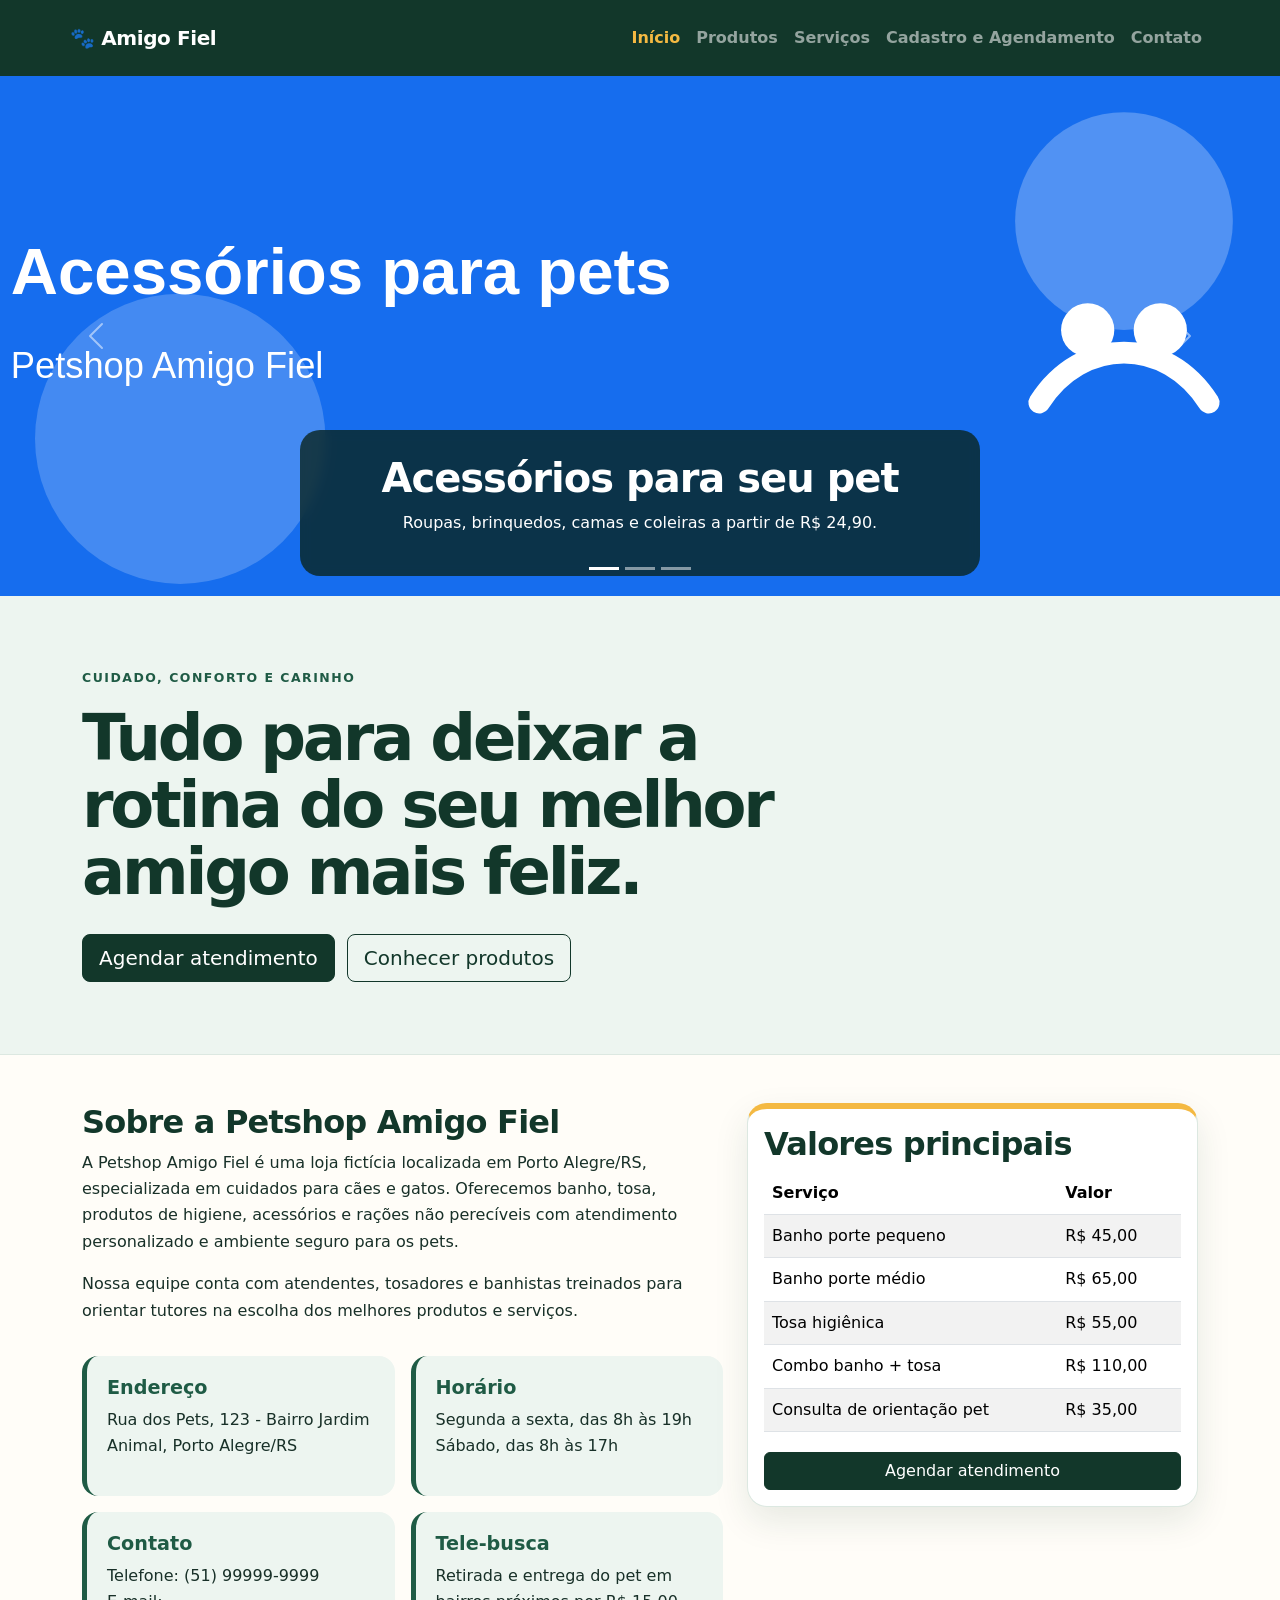
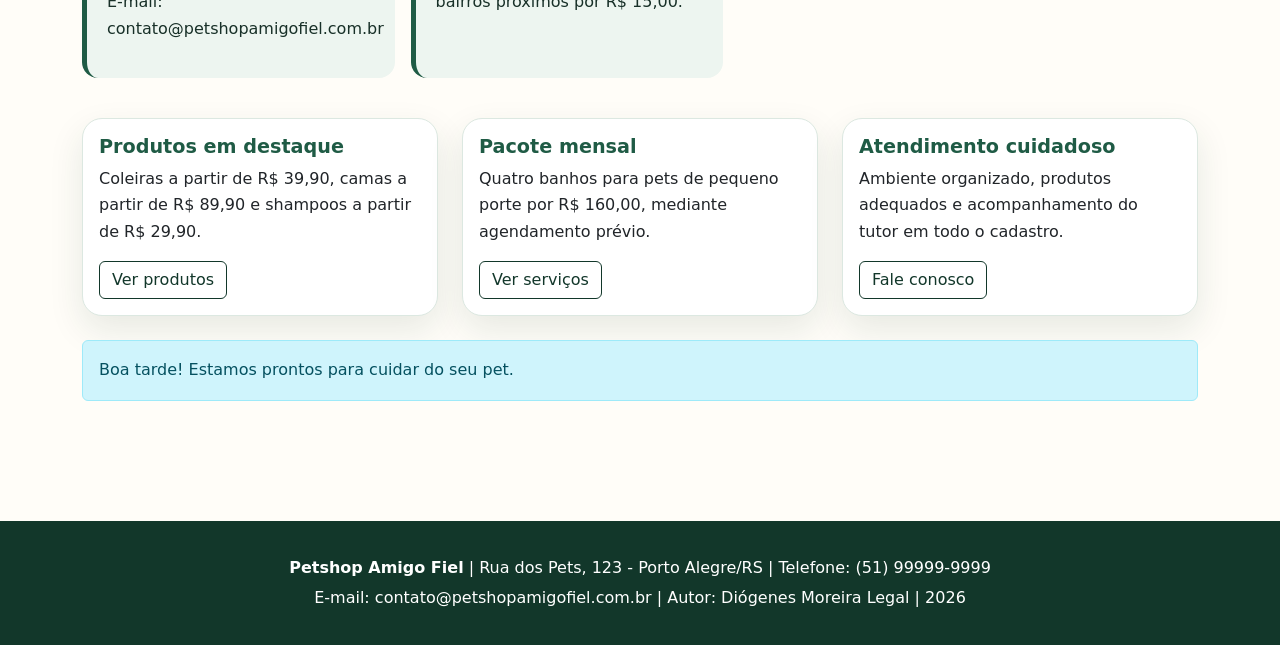
<file: index.html>
<!DOCTYPE html>
<html lang="pt-br">
<head>
  <meta charset="UTF-8">
  <meta name="viewport" content="width=device-width, initial-scale=1.0">
  <meta name="description" content="Conheça o Petshop Amigo Fiel, projeto demonstrativo com produtos, serviços e agendamento para pets.">
  <meta name="theme-color" content="#12372a">
  <title>Petshop Amigo Fiel - Início</title>
  <link href="https://cdn.jsdelivr.net/npm/bootstrap@5.3.3/dist/css/bootstrap.min.css" rel="stylesheet">
  <link rel="stylesheet" href="style.css">
</head>
<body>
  <a class="skip-link" href="#conteudo">Pular para o conteúdo</a>
  <header class="site-header text-white">
    <nav class="navbar navbar-expand-lg navbar-dark container">
      <a class="navbar-brand fw-bold" href="index.html"><span aria-hidden="true">🐾</span> Amigo Fiel</a>
      <button class="navbar-toggler" type="button" data-bs-toggle="collapse" data-bs-target="#menu" aria-label="Abrir menu de navegação">
        <span class="navbar-toggler-icon"></span>
      </button>
      <div class="collapse navbar-collapse" id="menu">
        <ul class="navbar-nav ms-auto">
          <li class="nav-item"><a class="nav-link active" href="index.html">Início</a></li>
          <li class="nav-item"><a class="nav-link" href="produtos.html">Produtos</a></li>
          <li class="nav-item"><a class="nav-link" href="servicos.html">Serviços</a></li>
          <li class="nav-item"><a class="nav-link" href="cadastro.html">Cadastro e Agendamento</a></li>
          <li class="nav-item"><a class="nav-link" href="contato.html">Contato</a></li>
        </ul>
      </div>
    </nav>
  </header>

  <main id="conteudo">
    <section id="carouselPetshop" class="carousel slide" data-bs-ride="carousel" aria-label="Carrossel de destaques do petshop">
      <div class="carousel-indicators">
        <button type="button" data-bs-target="#carouselPetshop" data-bs-slide-to="0" class="active" aria-label="Slide 1"></button>
        <button type="button" data-bs-target="#carouselPetshop" data-bs-slide-to="1" aria-label="Slide 2"></button>
        <button type="button" data-bs-target="#carouselPetshop" data-bs-slide-to="2" aria-label="Slide 3"></button>
      </div>
      <div class="carousel-inner">
        <div class="carousel-item active">
          <img src="petshop_fase2/petshop_fase2/img/banner-acessorios.svg" class="d-block w-100" alt="Cachorro usando acessórios coloridos do petshop">
          <div class="carousel-caption">
            <h1>Acessórios para seu pet</h1>
            <p>Roupas, brinquedos, camas e coleiras a partir de R$ 24,90.</p>
          </div>
        </div>
        <div class="carousel-item">
          <img src="petshop_fase2/petshop_fase2/img/banner-racoes.svg" class="d-block w-100" alt="Pacotes de ração não perecível para cães e gatos">
          <div class="carousel-caption">
            <h1>Rações selecionadas</h1>
            <p>Opções para cães e gatos com preços a partir de R$ 59,90.</p>
          </div>
        </div>
        <div class="carousel-item">
          <img src="petshop_fase2/petshop_fase2/img/banner-higiene.svg" class="d-block w-100" alt="Produtos de higiene e limpeza para pets">
          <div class="carousel-caption">
            <h1>Banho, tosa e higiene</h1>
            <p>Serviços com agendamento e tele-busca a partir de R$ 15,00.</p>
          </div>
        </div>
      </div>
      <button class="carousel-control-prev" type="button" data-bs-target="#carouselPetshop" data-bs-slide="prev" aria-label="Slide anterior">
        <span class="carousel-control-prev-icon"></span>
      </button>
      <button class="carousel-control-next" type="button" data-bs-target="#carouselPetshop" data-bs-slide="next" aria-label="Próximo slide">
        <span class="carousel-control-next-icon"></span>
      </button>
    </section>

    <section class="intro-strip">
      <div class="container">
        <p class="eyebrow">Cuidado, conforto e carinho</p>
        <h2>Tudo para deixar a rotina do seu melhor amigo mais feliz.</h2>
        <div class="hero-actions">
          <a class="btn btn-primary btn-lg" href="cadastro.html">Agendar atendimento</a>
          <a class="btn btn-outline-primary btn-lg" href="produtos.html">Conhecer produtos</a>
        </div>
      </div>
    </section>

    <section class="container py-5 home-info">
      <div class="row g-4 align-items-start">
        <div class="col-lg-7">
          <h2>Sobre a Petshop Amigo Fiel</h2>
          <p>
            A Petshop Amigo Fiel é uma loja fictícia localizada em Porto Alegre/RS,
            especializada em cuidados para cães e gatos. Oferecemos banho, tosa,
            produtos de higiene, acessórios e rações não perecíveis com atendimento
            personalizado e ambiente seguro para os pets.
          </p>
          <p>
            Nossa equipe conta com atendentes, tosadores e banhistas treinados para
            orientar tutores na escolha dos melhores produtos e serviços.
          </p>

          <div class="row g-3 mt-2">
            <div class="col-md-6">
              <div class="info-box">
                <h3>Endereço</h3>
                <p>Rua dos Pets, 123 - Bairro Jardim Animal, Porto Alegre/RS</p>
              </div>
            </div>
            <div class="col-md-6">
              <div class="info-box">
                <h3>Horário</h3>
                <p>Segunda a sexta, das 8h às 19h<br>Sábado, das 8h às 17h</p>
              </div>
            </div>
            <div class="col-md-6">
              <div class="info-box">
                <h3>Contato</h3>
                <p>Telefone: (51) 99999-9999<br>E-mail: contato@petshopamigofiel.com.br</p>
              </div>
            </div>
            <div class="col-md-6">
              <div class="info-box">
                <h3>Tele-busca</h3>
                <p>Retirada e entrega do pet em bairros próximos por R$ 15,00.</p>
              </div>
            </div>
          </div>
        </div>

        <div class="col-lg-5">
          <div class="card price-card">
            <div class="card-body">
              <h2>Valores principais</h2>
              <table class="table table-striped align-middle">
                <thead>
                  <tr>
                    <th>Serviço</th>
                    <th>Valor</th>
                  </tr>
                </thead>
                <tbody>
                  <tr>
                    <td>Banho porte pequeno</td>
                    <td>R$ 45,00</td>
                  </tr>
                  <tr>
                    <td>Banho porte médio</td>
                    <td>R$ 65,00</td>
                  </tr>
                  <tr>
                    <td>Tosa higiênica</td>
                    <td>R$ 55,00</td>
                  </tr>
                  <tr>
                    <td>Combo banho + tosa</td>
                    <td>R$ 110,00</td>
                  </tr>
                  <tr>
                    <td>Consulta de orientação pet</td>
                    <td>R$ 35,00</td>
                  </tr>
                </tbody>
              </table>
              <a class="btn btn-primary w-100" href="cadastro.html">Agendar atendimento</a>
            </div>
          </div>
        </div>
      </div>

      <div class="row g-4 mt-3">
        <div class="col-md-4">
          <div class="card highlight-card h-100">
            <div class="card-body">
              <h3>Produtos em destaque</h3>
              <p>Coleiras a partir de R$ 39,90, camas a partir de R$ 89,90 e shampoos a partir de R$ 29,90.</p>
              <a href="produtos.html" class="btn btn-outline-primary">Ver produtos</a>
            </div>
          </div>
        </div>
        <div class="col-md-4">
          <div class="card highlight-card h-100">
            <div class="card-body">
              <h3>Pacote mensal</h3>
              <p>Quatro banhos para pets de pequeno porte por R$ 160,00, mediante agendamento prévio.</p>
              <a href="servicos.html" class="btn btn-outline-primary">Ver serviços</a>
            </div>
          </div>
        </div>
        <div class="col-md-4">
          <div class="card highlight-card h-100">
            <div class="card-body">
              <h3>Atendimento cuidadoso</h3>
              <p>Ambiente organizado, produtos adequados e acompanhamento do tutor em todo o cadastro.</p>
              <a href="contato.html" class="btn btn-outline-primary">Fale conosco</a>
            </div>
          </div>
        </div>
      </div>

      <p id="mensagemTemporal" class="alert alert-info mt-4" tabindex="0"></p>
    </section>
  </main>

  <footer class="footer">
    <p><strong>Petshop Amigo Fiel</strong> | Rua dos Pets, 123 - Porto Alegre/RS | Telefone: (51) 99999-9999</p>
    <p>E-mail: contato@petshopamigofiel.com.br | Autor: Diógenes Moreira Legal | 2026</p>
  </footer>

  <script src="https://cdn.jsdelivr.net/npm/bootstrap@5.3.3/dist/js/bootstrap.bundle.min.js"></script>
  <script src="script.js"></script>
</body>
</html>
</file>
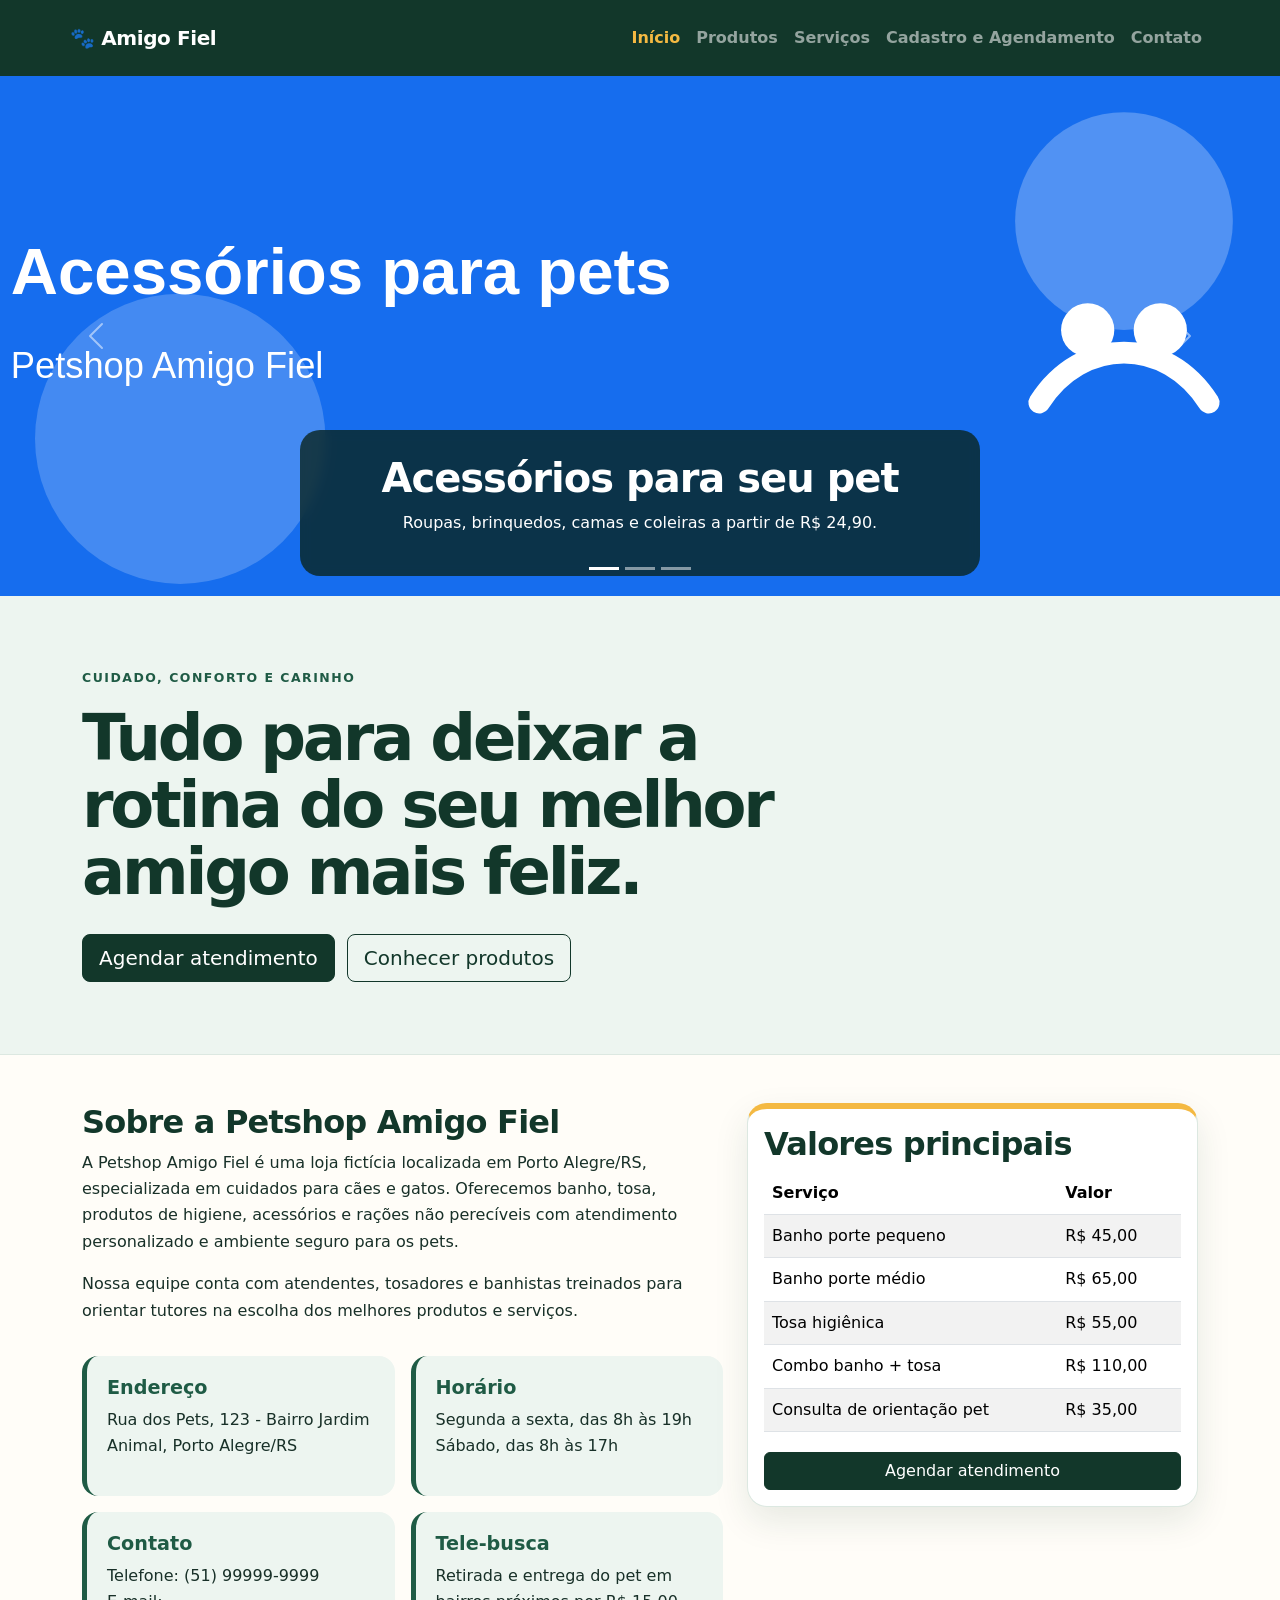
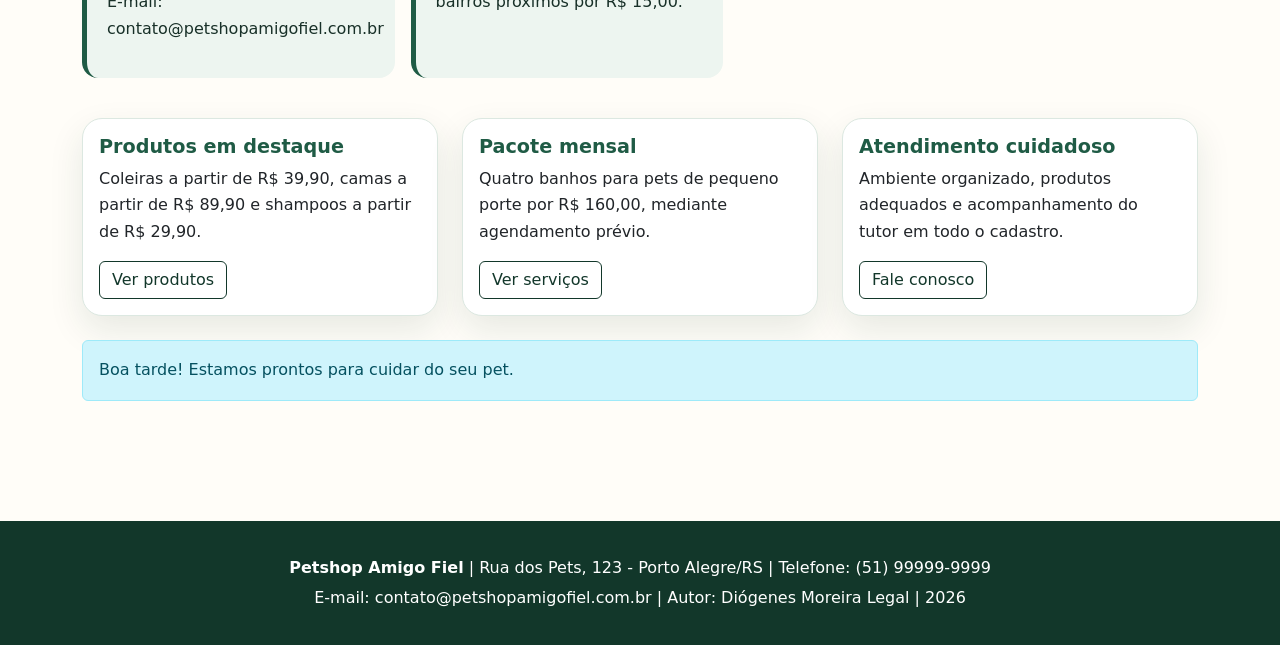
<file: petshop_fase2/petshop_fase2/index.html>
<!DOCTYPE html>
<html lang="pt-br">
<head>
  <meta charset="UTF-8">
  <meta name="viewport" content="width=device-width, initial-scale=1.0">
  <meta name="description" content="Conheça o Petshop Amigo Fiel, projeto demonstrativo com produtos, serviços e agendamento para pets.">
  <meta name="theme-color" content="#12372a">
  <title>Petshop Amigo Fiel - Início</title>
  <link href="https://cdn.jsdelivr.net/npm/bootstrap@5.3.3/dist/css/bootstrap.min.css" rel="stylesheet">
  <link rel="stylesheet" href="css/style.css">
</head>
<body>
  <a class="skip-link" href="#conteudo">Pular para o conteúdo</a>
  <header class="site-header text-white">
    <nav class="navbar navbar-expand-lg navbar-dark container">
      <a class="navbar-brand fw-bold" href="index.html"><span aria-hidden="true">🐾</span> Amigo Fiel</a>
      <button class="navbar-toggler" type="button" data-bs-toggle="collapse" data-bs-target="#menu" aria-label="Abrir menu de navegação">
        <span class="navbar-toggler-icon"></span>
      </button>
      <div class="collapse navbar-collapse" id="menu">
        <ul class="navbar-nav ms-auto">
          <li class="nav-item"><a class="nav-link active" href="index.html">Início</a></li>
          <li class="nav-item"><a class="nav-link" href="produtos.html">Produtos</a></li>
          <li class="nav-item"><a class="nav-link" href="servicos.html">Serviços</a></li>
          <li class="nav-item"><a class="nav-link" href="cadastro.html">Cadastro e Agendamento</a></li>
          <li class="nav-item"><a class="nav-link" href="contato.html">Contato</a></li>
        </ul>
      </div>
    </nav>
  </header>

  <main id="conteudo">
    <section id="carouselPetshop" class="carousel slide" data-bs-ride="carousel" aria-label="Carrossel de destaques do petshop">
      <div class="carousel-indicators">
        <button type="button" data-bs-target="#carouselPetshop" data-bs-slide-to="0" class="active" aria-label="Slide 1"></button>
        <button type="button" data-bs-target="#carouselPetshop" data-bs-slide-to="1" aria-label="Slide 2"></button>
        <button type="button" data-bs-target="#carouselPetshop" data-bs-slide-to="2" aria-label="Slide 3"></button>
      </div>
      <div class="carousel-inner">
        <div class="carousel-item active">
          <img src="img/banner-acessorios.svg" class="d-block w-100" alt="Cachorro usando acessórios coloridos do petshop">
          <div class="carousel-caption">
            <h1>Acessórios para seu pet</h1>
            <p>Roupas, brinquedos, camas e coleiras a partir de R$ 24,90.</p>
          </div>
        </div>
        <div class="carousel-item">
          <img src="img/banner-racoes.svg" class="d-block w-100" alt="Pacotes de ração não perecível para cães e gatos">
          <div class="carousel-caption">
            <h1>Rações selecionadas</h1>
            <p>Opções para cães e gatos com preços a partir de R$ 59,90.</p>
          </div>
        </div>
        <div class="carousel-item">
          <img src="img/banner-higiene.svg" class="d-block w-100" alt="Produtos de higiene e limpeza para pets">
          <div class="carousel-caption">
            <h1>Banho, tosa e higiene</h1>
            <p>Serviços com agendamento e tele-busca a partir de R$ 15,00.</p>
          </div>
        </div>
      </div>
      <button class="carousel-control-prev" type="button" data-bs-target="#carouselPetshop" data-bs-slide="prev" aria-label="Slide anterior">
        <span class="carousel-control-prev-icon"></span>
      </button>
      <button class="carousel-control-next" type="button" data-bs-target="#carouselPetshop" data-bs-slide="next" aria-label="Próximo slide">
        <span class="carousel-control-next-icon"></span>
      </button>
    </section>

    <section class="intro-strip">
      <div class="container">
        <p class="eyebrow">Cuidado, conforto e carinho</p>
        <h2>Tudo para deixar a rotina do seu melhor amigo mais feliz.</h2>
        <div class="hero-actions">
          <a class="btn btn-primary btn-lg" href="cadastro.html">Agendar atendimento</a>
          <a class="btn btn-outline-primary btn-lg" href="produtos.html">Conhecer produtos</a>
        </div>
      </div>
    </section>

    <section class="container py-5 home-info">
      <div class="row g-4 align-items-start">
        <div class="col-lg-7">
          <h2>Sobre a Petshop Amigo Fiel</h2>
          <p>
            A Petshop Amigo Fiel é uma loja fictícia localizada em Porto Alegre/RS,
            especializada em cuidados para cães e gatos. Oferecemos banho, tosa,
            produtos de higiene, acessórios e rações não perecíveis com atendimento
            personalizado e ambiente seguro para os pets.
          </p>
          <p>
            Nossa equipe conta com atendentes, tosadores e banhistas treinados para
            orientar tutores na escolha dos melhores produtos e serviços.
          </p>

          <div class="row g-3 mt-2">
            <div class="col-md-6">
              <div class="info-box">
                <h3>Endereço</h3>
                <p>Rua dos Pets, 123 - Bairro Jardim Animal, Porto Alegre/RS</p>
              </div>
            </div>
            <div class="col-md-6">
              <div class="info-box">
                <h3>Horário</h3>
                <p>Segunda a sexta, das 8h às 19h<br>Sábado, das 8h às 17h</p>
              </div>
            </div>
            <div class="col-md-6">
              <div class="info-box">
                <h3>Contato</h3>
                <p>Telefone: (51) 99999-9999<br>E-mail: contato@petshopamigofiel.com.br</p>
              </div>
            </div>
            <div class="col-md-6">
              <div class="info-box">
                <h3>Tele-busca</h3>
                <p>Retirada e entrega do pet em bairros próximos por R$ 15,00.</p>
              </div>
            </div>
          </div>
        </div>

        <div class="col-lg-5">
          <div class="card price-card">
            <div class="card-body">
              <h2>Valores principais</h2>
              <table class="table table-striped align-middle">
                <thead>
                  <tr>
                    <th>Serviço</th>
                    <th>Valor</th>
                  </tr>
                </thead>
                <tbody>
                  <tr>
                    <td>Banho porte pequeno</td>
                    <td>R$ 45,00</td>
                  </tr>
                  <tr>
                    <td>Banho porte médio</td>
                    <td>R$ 65,00</td>
                  </tr>
                  <tr>
                    <td>Tosa higiênica</td>
                    <td>R$ 55,00</td>
                  </tr>
                  <tr>
                    <td>Combo banho + tosa</td>
                    <td>R$ 110,00</td>
                  </tr>
                  <tr>
                    <td>Consulta de orientação pet</td>
                    <td>R$ 35,00</td>
                  </tr>
                </tbody>
              </table>
              <a class="btn btn-primary w-100" href="cadastro.html">Agendar atendimento</a>
            </div>
          </div>
        </div>
      </div>

      <div class="row g-4 mt-3">
        <div class="col-md-4">
          <div class="card highlight-card h-100">
            <div class="card-body">
              <h3>Produtos em destaque</h3>
              <p>Coleiras a partir de R$ 39,90, camas a partir de R$ 89,90 e shampoos a partir de R$ 29,90.</p>
              <a href="produtos.html" class="btn btn-outline-primary">Ver produtos</a>
            </div>
          </div>
        </div>
        <div class="col-md-4">
          <div class="card highlight-card h-100">
            <div class="card-body">
              <h3>Pacote mensal</h3>
              <p>Quatro banhos para pets de pequeno porte por R$ 160,00, mediante agendamento prévio.</p>
              <a href="servicos.html" class="btn btn-outline-primary">Ver serviços</a>
            </div>
          </div>
        </div>
        <div class="col-md-4">
          <div class="card highlight-card h-100">
            <div class="card-body">
              <h3>Atendimento cuidadoso</h3>
              <p>Ambiente organizado, produtos adequados e acompanhamento do tutor em todo o cadastro.</p>
              <a href="contato.html" class="btn btn-outline-primary">Fale conosco</a>
            </div>
          </div>
        </div>
      </div>

      <p id="mensagemTemporal" class="alert alert-info mt-4" tabindex="0"></p>
    </section>
  </main>

  <footer class="footer">
    <p><strong>Petshop Amigo Fiel</strong> | Rua dos Pets, 123 - Porto Alegre/RS | Telefone: (51) 99999-9999</p>
    <p>E-mail: contato@petshopamigofiel.com.br | Autor: Diógenes Moreira Legal | 2026</p>
  </footer>

  <script src="https://cdn.jsdelivr.net/npm/bootstrap@5.3.3/dist/js/bootstrap.bundle.min.js"></script>
  <script src="js/script.js"></script>
</body>
</html>
</file>
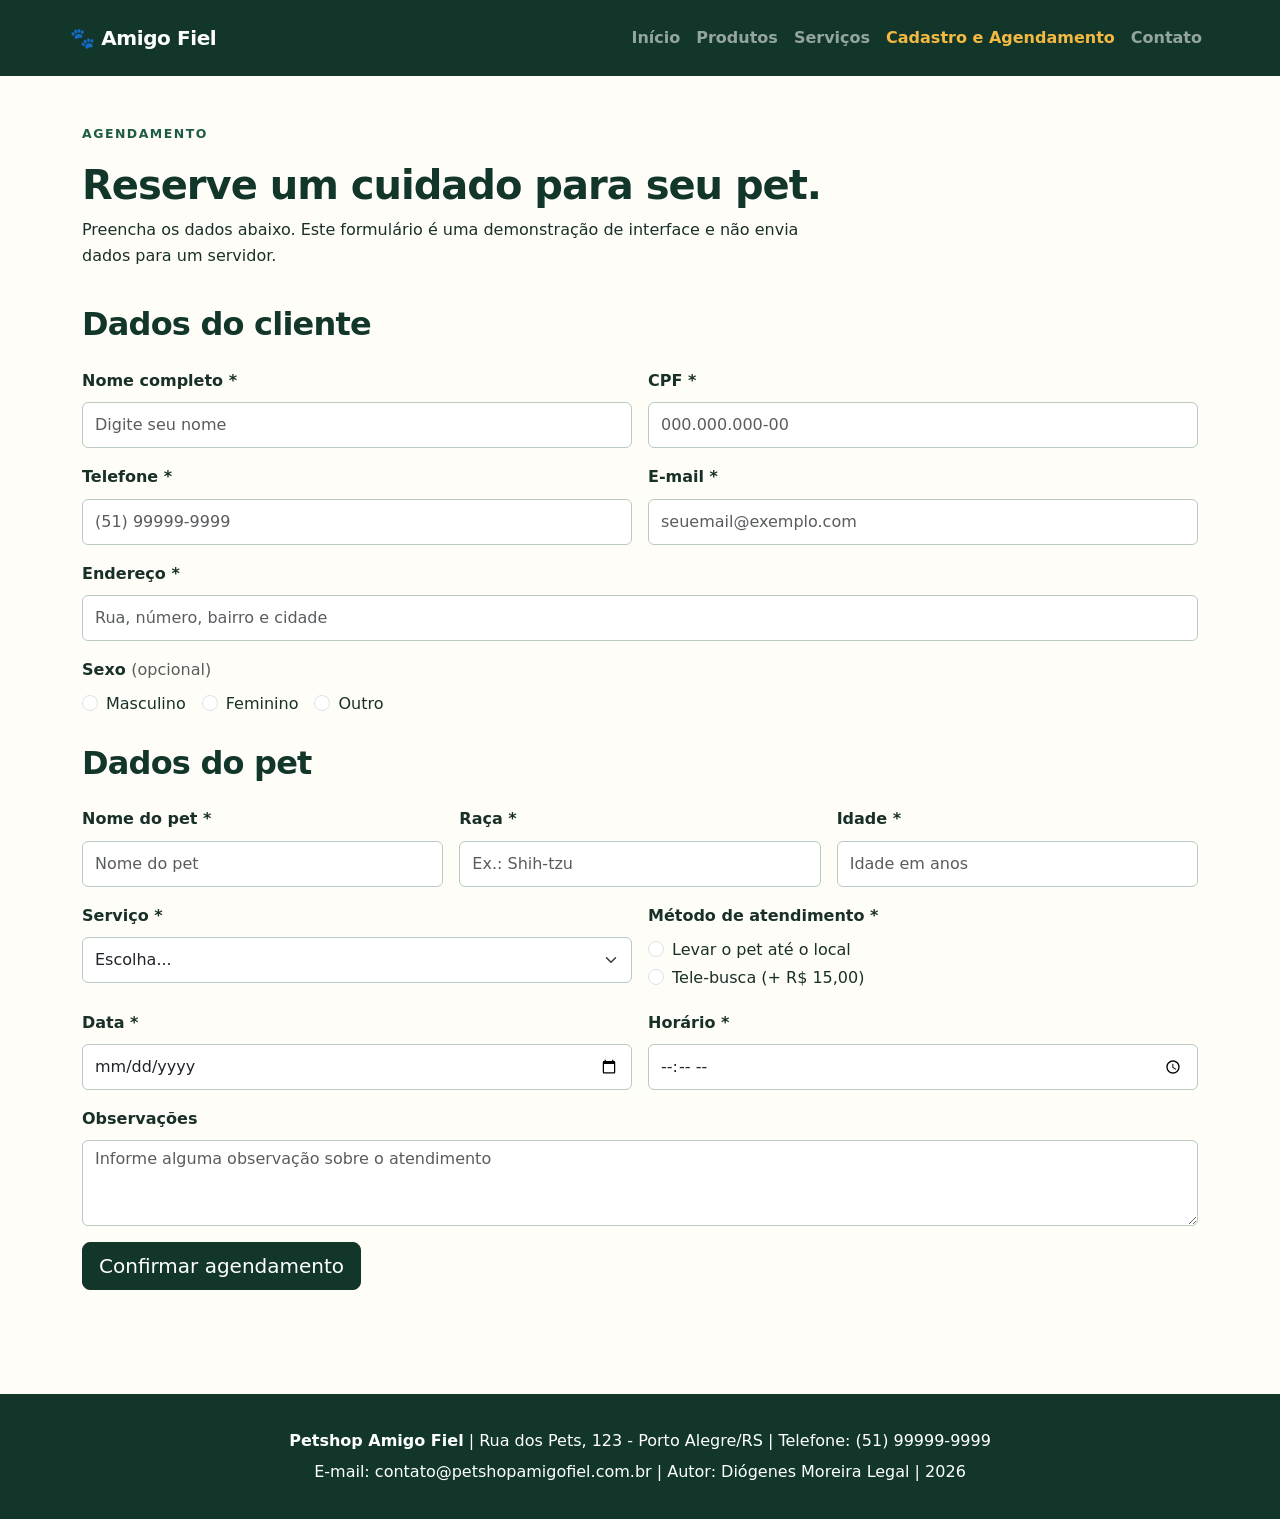
<file: cadastro.html>
<!doctype html>
<html lang="pt-br">
  <head>
    <meta charset="UTF-8" />
    <meta name="viewport" content="width=device-width, initial-scale=1.0" />
    <meta name="description" content="Petshop Amigo Fiel — projeto demonstrativo de produtos, serviços e agendamento para pets.">
    <meta name="theme-color" content="#12372a">
    <title>Cadastro e Agendamento - Petshop Amigo Fiel</title>
    <link
      href="https://cdn.jsdelivr.net/npm/bootstrap@5.3.3/dist/css/bootstrap.min.css"
      rel="stylesheet"
    />
    <link rel="stylesheet" href="style.css" />
  </head>
  <body>
    <a class="skip-link" href="#conteudo">Pular para o conteúdo</a>
    <header class="site-header text-white">
      <nav class="navbar navbar-expand-lg navbar-dark container">
        <a class="navbar-brand fw-bold" href="index.html"><span aria-hidden="true">🐾</span> Amigo Fiel</a><button
          class="navbar-toggler"
          type="button"
          data-bs-toggle="collapse"
          data-bs-target="#menu"
          aria-label="Abrir menu"
        >
          <span class="navbar-toggler-icon"></span>
        </button>
        <div class="collapse navbar-collapse" id="menu">
          <ul class="navbar-nav ms-auto">
            <li class="nav-item">
              <a class="nav-link" href="index.html">Início</a>
            </li>
            <li class="nav-item">
              <a class="nav-link" href="produtos.html">Produtos</a>
            </li>
            <li class="nav-item">
              <a class="nav-link" href="servicos.html">Serviços</a>
            </li>
            <li class="nav-item">
              <a class="nav-link active" href="cadastro.html"
                >Cadastro e Agendamento</a
              >
            </li>
            <li class="nav-item">
              <a class="nav-link" href="contato.html">Contato</a>
            </li>
          </ul>
        </div>
      </nav>
    </header>
    <main id="conteudo" class="container py-5">
      <div class="page-intro"><p class="eyebrow">Agendamento</p><h1>Reserve um cuidado para seu pet.</h1><p>Preencha os dados abaixo. Este formulário é uma demonstração de interface e não envia dados para um servidor.</p></div>
      <form
        id="formAgendamento"
        class="row g-3 needs-validation"
        novalidate
        aria-label="Formulário de cadastro e agendamento"
      >
        <h2>Dados do cliente</h2>
        <div class="col-md-6">
          <label for="nomeCliente" class="form-label">Nome completo *</label
          ><input
            type="text"
            class="form-control"
            id="nomeCliente"
            placeholder="Digite seu nome"
            required
          />
        </div>
        <div class="col-md-6">
          <label for="cpf" class="form-label">CPF *</label
          ><input
            type="text"
            class="form-control"
            id="cpf"
            placeholder="000.000.000-00"
            required
          />
        </div>
        <div class="col-md-6">
          <label for="telefone" class="form-label">Telefone *</label
          ><input
            type="tel"
            class="form-control"
            id="telefone"
            placeholder="(51) 99999-9999"
            required
          />
        </div>
        <div class="col-md-6">
          <label for="email" class="form-label">E-mail *</label
          ><input
            type="email"
            class="form-control"
            id="email"
            placeholder="seuemail@exemplo.com"
            required
          />
        </div>
        <div class="col-12">
          <label for="endereco" class="form-label">Endereço *</label
          ><input
            type="text"
            class="form-control"
            id="endereco"
            placeholder="Rua, número, bairro e cidade"
            required
          />
        </div>
        <fieldset class="col-md-6">
          <legend class="form-label fs-6">Sexo <span class="text-muted fw-normal">(opcional)</span></legend>
          <div class="d-flex flex-wrap gap-3">
            <div class="form-check"><input class="form-check-input" type="radio" name="sexo" id="masculino" value="Masculino" /><label class="form-check-label" for="masculino">Masculino</label></div>
            <div class="form-check"><input class="form-check-input" type="radio" name="sexo" id="feminino" value="Feminino" /><label class="form-check-label" for="feminino">Feminino</label></div>
            <div class="form-check"><input class="form-check-input" type="radio" name="sexo" id="outro" value="Outro" /><label class="form-check-label" for="outro">Outro</label></div>
          </div>
        </fieldset>
        <h2 class="mt-4">Dados do pet</h2>
        <div class="col-md-4">
          <label for="nomePet" class="form-label">Nome do pet *</label
          ><input
            type="text"
            class="form-control"
            id="nomePet"
            placeholder="Nome do pet"
            required
          />
        </div>
        <div class="col-md-4">
          <label for="raca" class="form-label">Raça *</label
          ><input
            type="text"
            class="form-control"
            id="raca"
            placeholder="Ex.: Shih-tzu"
            required
          />
        </div>
        <div class="col-md-4">
          <label for="idade" class="form-label">Idade *</label
          ><input
            type="number"
            class="form-control"
            id="idade"
            min="0"
            max="30"
            placeholder="Idade em anos"
            required
          />
        </div>
        <div class="col-md-6">
          <label for="servico" class="form-label">Serviço *</label
          ><select id="servico" class="form-select" required>
            <option value="">Escolha...</option>
            <option value="Banho">Banho - R$ 60,00</option>
            <option value="Tosa">Tosa - R$ 80,00</option>
          </select>
        </div>
        <fieldset class="col-md-6">
          <legend class="form-label fs-6">Método de atendimento *</legend>
          <div class="form-check">
            <input class="form-check-input" type="radio" id="local" name="metodo" value="Entrega no local" required />
            <label class="form-check-label" for="local">Levar o pet até o local</label>
          </div>
          <div class="form-check">
            <input class="form-check-input" type="radio" id="telebusca" name="metodo" value="Tele-busca" required />
            <label class="form-check-label" for="telebusca">Tele-busca (+ R$ 15,00)</label>
          </div>
        </fieldset>
        <div class="col-md-6">
          <label for="data" class="form-label">Data *</label
          ><input type="date" class="form-control" id="data" required />
        </div>
        <div class="col-md-6">
          <label for="hora" class="form-label">Horário *</label
          ><input type="time" class="form-control" id="hora" required />
        </div>
        <div class="col-12">
          <label for="observacoes" class="form-label">Observações</label
          ><textarea
            id="observacoes"
            class="form-control"
            rows="3"
            placeholder="Informe alguma observação sobre o atendimento"
          ></textarea>
        </div>
        <div class="col-12">
          <button type="submit" class="btn btn-primary btn-lg">
            Confirmar agendamento
          </button>
        </div>
      </form>
      <div
        id="resultadoAgendamento"
        class="alert alert-success mt-4 d-none"
        tabindex="0"
      ></div>
    </main>
    <footer class="footer">
      <p>
        <strong>Petshop Amigo Fiel</strong> | Rua dos Pets, 123 - Porto
        Alegre/RS | Telefone: (51) 99999-9999
      </p>
      <p>
        E-mail: contato@petshopamigofiel.com.br | Autor: Diógenes Moreira Legal
        | 2026
      </p>
    </footer>
    <script src="https://cdn.jsdelivr.net/npm/bootstrap@5.3.3/dist/js/bootstrap.bundle.min.js"></script>
    <script src="script.js"></script>
  </body>
</html>
</file>
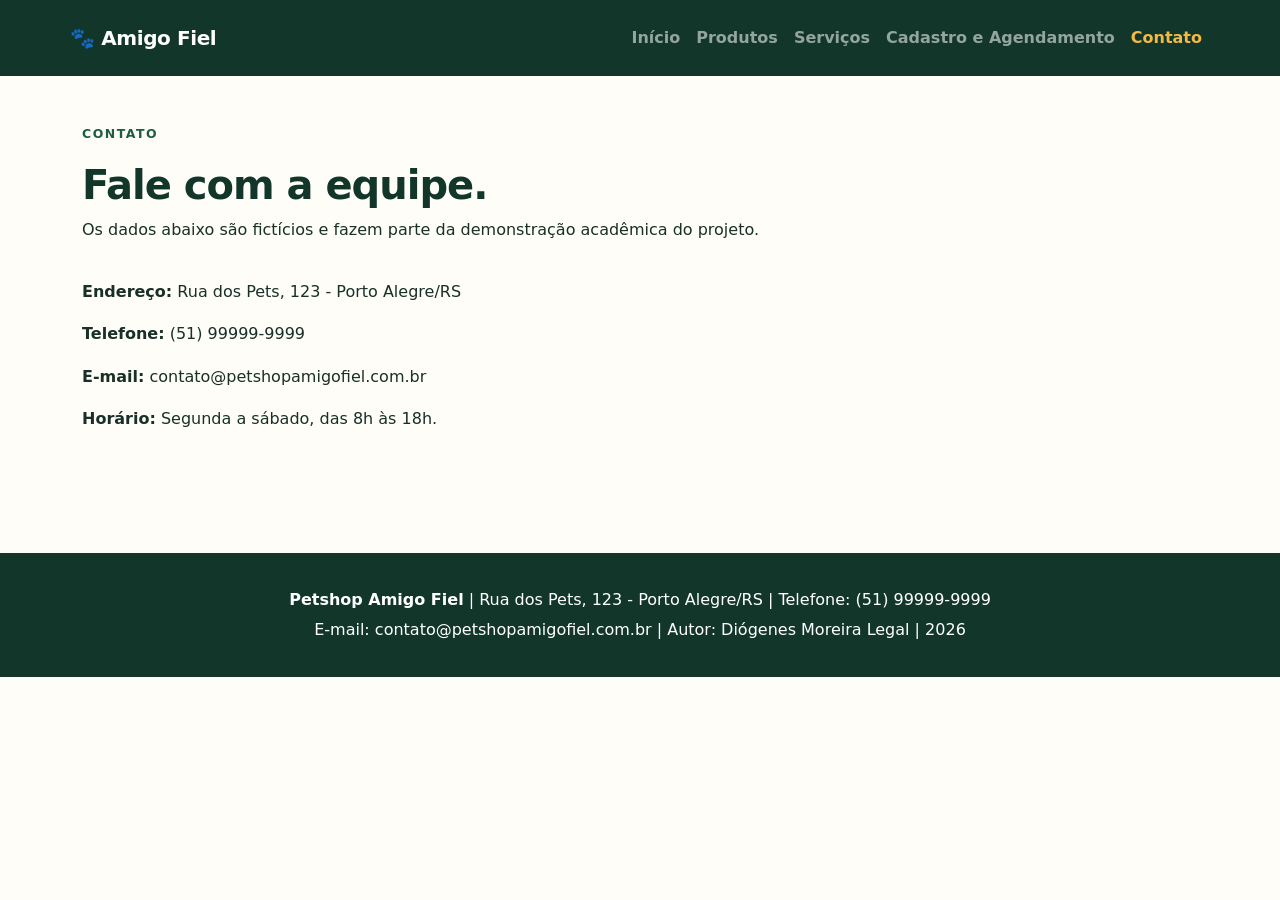
<file: contato.html>
<!doctype html>
<html lang="pt-br">
  <head>
    <meta charset="UTF-8" />
    <meta name="viewport" content="width=device-width, initial-scale=1.0" />
    <meta name="description" content="Petshop Amigo Fiel — projeto demonstrativo de produtos, serviços e agendamento para pets.">
    <meta name="theme-color" content="#12372a">
    <title>Contato - Petshop Amigo Fiel</title>
    <link
      href="https://cdn.jsdelivr.net/npm/bootstrap@5.3.3/dist/css/bootstrap.min.css"
      rel="stylesheet"
    />
    <link rel="stylesheet" href="style.css" />
  </head>
  <body>
    <a class="skip-link" href="#conteudo">Pular para o conteúdo</a>
    <header class="site-header text-white">
      <nav class="navbar navbar-expand-lg navbar-dark container">
        <a class="navbar-brand fw-bold" href="index.html"><span aria-hidden="true">🐾</span> Amigo Fiel</a><button
          class="navbar-toggler"
          type="button"
          data-bs-toggle="collapse"
          data-bs-target="#menu"
          aria-label="Abrir menu"
        >
          <span class="navbar-toggler-icon"></span>
        </button>
        <div class="collapse navbar-collapse" id="menu">
          <ul class="navbar-nav ms-auto">
            <li class="nav-item">
              <a class="nav-link" href="index.html">Início</a>
            </li>
            <li class="nav-item">
              <a class="nav-link" href="produtos.html">Produtos</a>
            </li>
            <li class="nav-item">
              <a class="nav-link" href="servicos.html">Serviços</a>
            </li>
            <li class="nav-item">
              <a class="nav-link" href="cadastro.html"
                >Cadastro e Agendamento</a
              >
            </li>
            <li class="nav-item">
              <a class="nav-link active" href="contato.html">Contato</a>
            </li>
          </ul>
        </div>
      </nav>
    </header>
    <main id="conteudo" class="container py-5">
      <div class="page-intro"><p class="eyebrow">Contato</p><h1>Fale com a equipe.</h1><p>Os dados abaixo são fictícios e fazem parte da demonstração acadêmica do projeto.</p></div>
      <p><strong>Endereço:</strong> Rua dos Pets, 123 - Porto Alegre/RS</p>
      <p><strong>Telefone:</strong> (51) 99999-9999</p>
      <p><strong>E-mail:</strong> contato@petshopamigofiel.com.br</p>
      <p><strong>Horário:</strong> Segunda a sábado, das 8h às 18h.</p>
    </main>
    <footer class="footer">
      <p>
        <strong>Petshop Amigo Fiel</strong> | Rua dos Pets, 123 - Porto
        Alegre/RS | Telefone: (51) 99999-9999
      </p>
      <p>
        E-mail: contato@petshopamigofiel.com.br | Autor: Diógenes Moreira Legal
        | 2026
      </p>
    </footer>
    <script src="https://cdn.jsdelivr.net/npm/bootstrap@5.3.3/dist/js/bootstrap.bundle.min.js"></script>
    <script src="script.js"></script>
  </body>
</html>
</file>
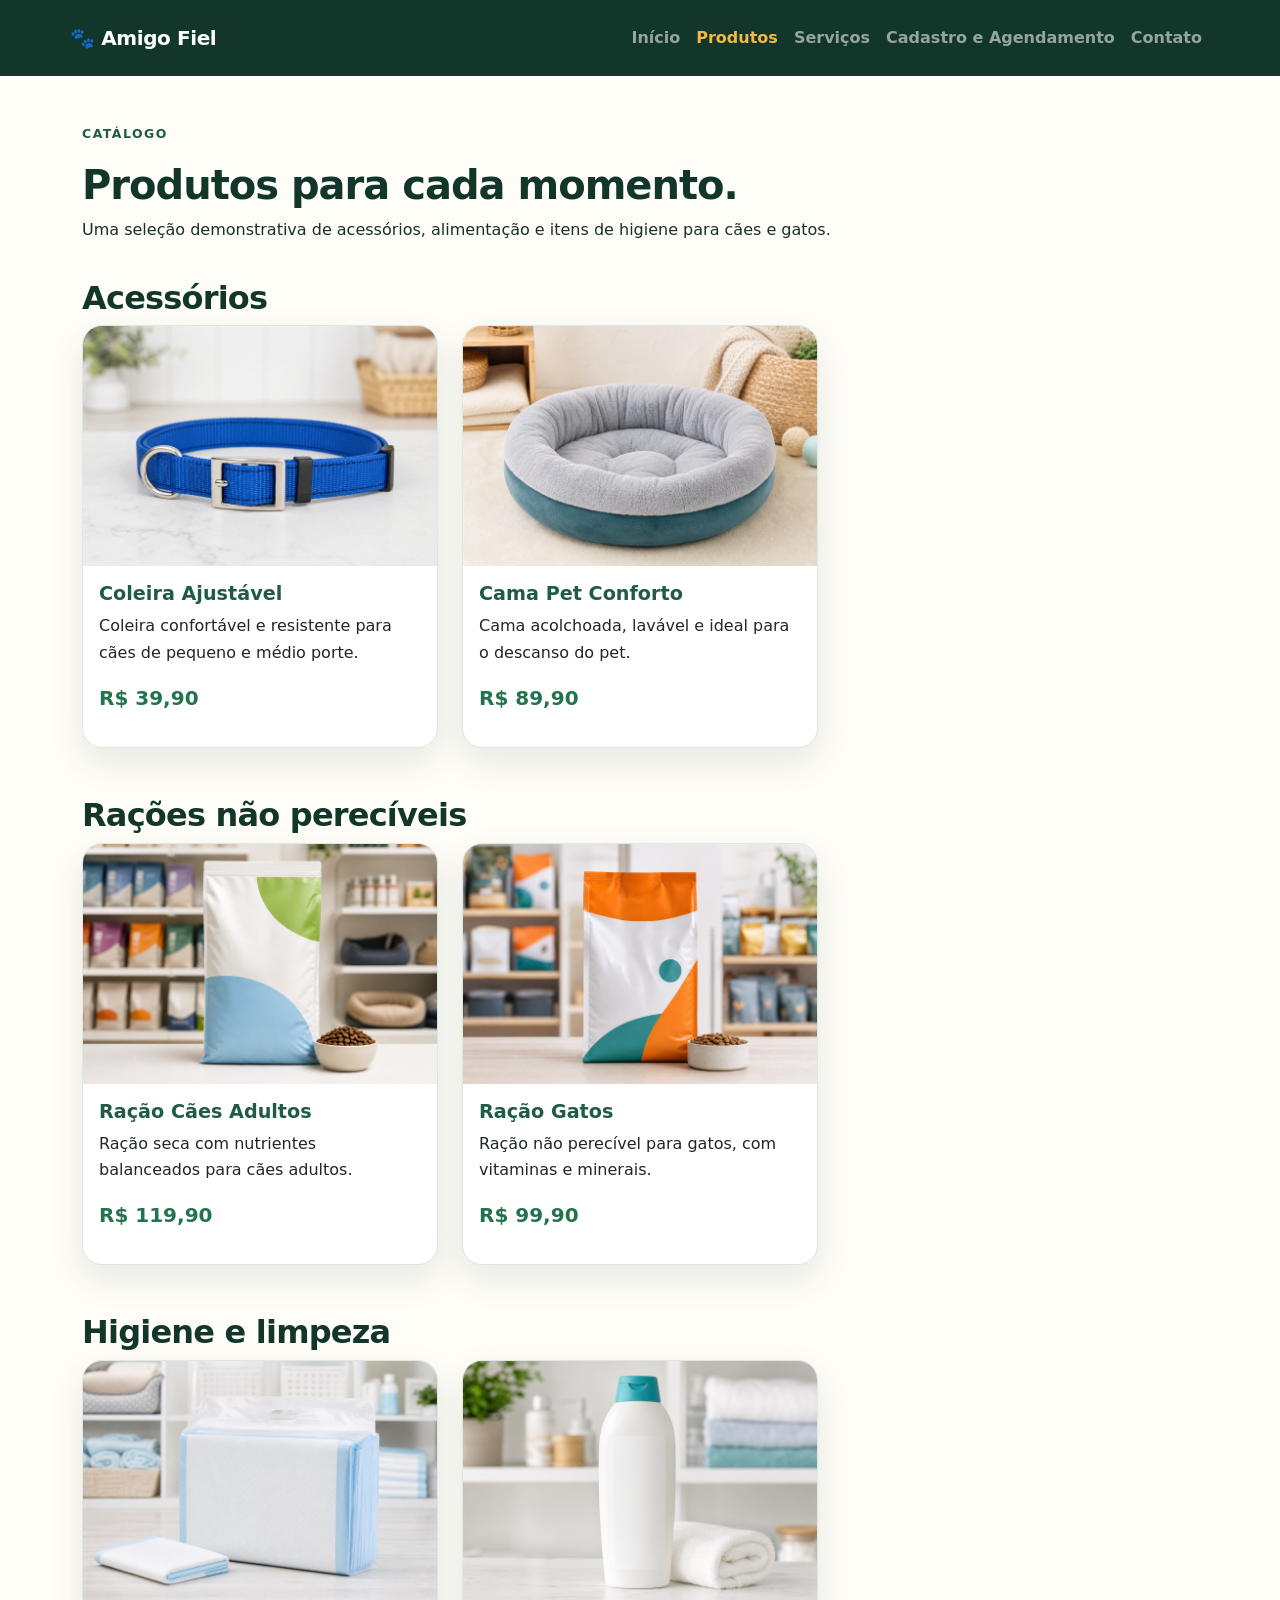
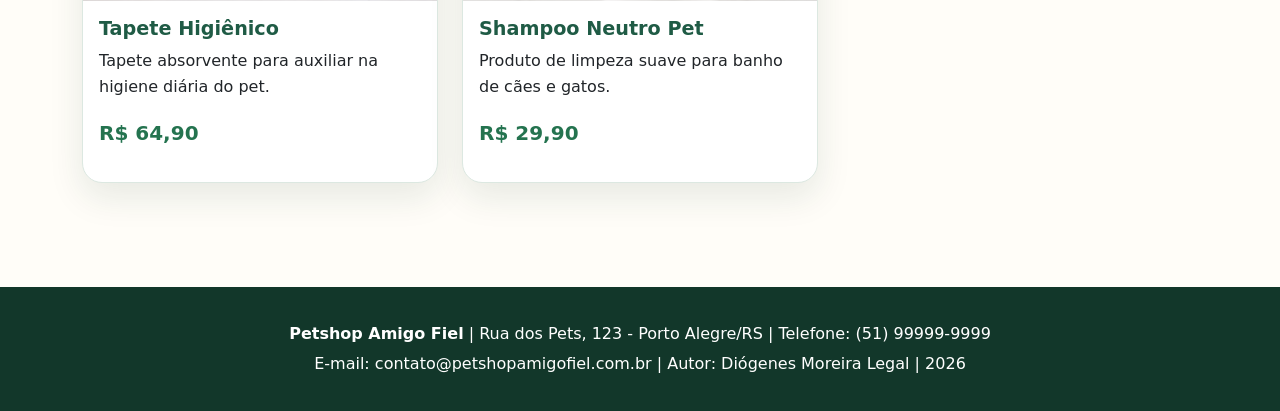
<file: produtos.html>
<!DOCTYPE html>
<html lang="pt-br">
<head>
  <meta charset="UTF-8">
  <meta name="viewport" content="width=device-width, initial-scale=1.0">
    <meta name="description" content="Petshop Amigo Fiel — projeto demonstrativo de produtos, serviços e agendamento para pets.">
    <meta name="theme-color" content="#12372a">
  <title>Produtos - Petshop Amigo Fiel</title>
  <link href="https://cdn.jsdelivr.net/npm/bootstrap@5.3.3/dist/css/bootstrap.min.css" rel="stylesheet">
  <link rel="stylesheet" href="style.css">
</head>
<body>
    <a class="skip-link" href="#conteudo">Pular para o conteúdo</a>
  <header class="site-header text-white">
    <nav class="navbar navbar-expand-lg navbar-dark container">
      <a class="navbar-brand fw-bold" href="index.html"><span aria-hidden="true">🐾</span> Amigo Fiel</a>
      <button class="navbar-toggler" type="button" data-bs-toggle="collapse" data-bs-target="#menu" aria-label="Abrir menu">
        <span class="navbar-toggler-icon"></span>
      </button>
      <div class="collapse navbar-collapse" id="menu">
        <ul class="navbar-nav ms-auto">
          <li class="nav-item"><a class="nav-link" href="index.html">Início</a></li>
          <li class="nav-item"><a class="nav-link active" href="produtos.html">Produtos</a></li>
          <li class="nav-item"><a class="nav-link" href="servicos.html">Serviços</a></li>
          <li class="nav-item"><a class="nav-link" href="cadastro.html">Cadastro e Agendamento</a></li>
          <li class="nav-item"><a class="nav-link" href="contato.html">Contato</a></li>
        </ul>
      </div>
    </nav>
  </header>

  <main id="conteudo" class="container py-5">
    <div class="page-intro"><p class="eyebrow">Catálogo</p><h1>Produtos para cada momento.</h1><p>Uma seleção demonstrativa de acessórios, alimentação e itens de higiene para cães e gatos.</p></div>

    <section>
      <h2>Acessórios</h2>
      <div class="row g-4">
        <div class="col-md-6 col-lg-4">
          <div class="card product-card h-100">
            <img src="petshop_fase2/petshop_fase2/img/prod-coleira-foto.png" class="card-img-top" alt="Foto de coleira ajustável azul para cachorro">
            <div class="card-body">
              <h3>Coleira Ajustável</h3>
              <p>Coleira confortável e resistente para cães de pequeno e médio porte.</p>
              <p class="price">R$ 39,90</p>
            </div>
          </div>
        </div>
        <div class="col-md-6 col-lg-4">
          <div class="card product-card h-100">
            <img src="petshop_fase2/petshop_fase2/img/prod-cama-foto.png" class="card-img-top" alt="Foto de cama macia para cachorro ou gato">
            <div class="card-body">
              <h3>Cama Pet Conforto</h3>
              <p>Cama acolchoada, lavável e ideal para o descanso do pet.</p>
              <p class="price">R$ 89,90</p>
            </div>
          </div>
        </div>
      </div>
    </section>

    <section class="mt-5">
      <h2>Rações não perecíveis</h2>
      <div class="row g-4">
        <div class="col-md-6 col-lg-4">
          <div class="card product-card h-100">
            <img src="petshop_fase2/petshop_fase2/img/prod-racao-caes-foto.png" class="card-img-top" alt="Foto de pacote de ração seca para cães adultos">
            <div class="card-body">
              <h3>Ração Cães Adultos</h3>
              <p>Ração seca com nutrientes balanceados para cães adultos.</p>
              <p class="price">R$ 119,90</p>
            </div>
          </div>
        </div>
        <div class="col-md-6 col-lg-4">
          <div class="card product-card h-100">
            <img src="petshop_fase2/petshop_fase2/img/prod-racao-gatos-foto.png" class="card-img-top" alt="Foto de pacote de ração seca para gatos">
            <div class="card-body">
              <h3>Ração Gatos</h3>
              <p>Ração não perecível para gatos, com vitaminas e minerais.</p>
              <p class="price">R$ 99,90</p>
            </div>
          </div>
        </div>
      </div>
    </section>

    <section class="mt-5">
      <h2>Higiene e limpeza</h2>
      <div class="row g-4">
        <div class="col-md-6 col-lg-4">
          <div class="card product-card h-100">
            <img src="petshop_fase2/petshop_fase2/img/prod-tapete-foto.png" class="card-img-top" alt="Foto de pacote de tapete higiênico para cães">
            <div class="card-body">
              <h3>Tapete Higiênico</h3>
              <p>Tapete absorvente para auxiliar na higiene diária do pet.</p>
              <p class="price">R$ 64,90</p>
            </div>
          </div>
        </div>
        <div class="col-md-6 col-lg-4">
          <div class="card product-card h-100">
            <img src="petshop_fase2/petshop_fase2/img/prod-shampoo-foto.png" class="card-img-top" alt="Foto de frasco de shampoo neutro para pets">
            <div class="card-body">
              <h3>Shampoo Neutro Pet</h3>
              <p>Produto de limpeza suave para banho de cães e gatos.</p>
              <p class="price">R$ 29,90</p>
            </div>
          </div>
        </div>
      </div>
    </section>
  </main>

  <footer class="footer">
    <p><strong>Petshop Amigo Fiel</strong> | Rua dos Pets, 123 - Porto Alegre/RS | Telefone: (51) 99999-9999</p>
    <p>E-mail: contato@petshopamigofiel.com.br | Autor: Diógenes Moreira Legal | 2026</p>
  </footer>

  <script src="https://cdn.jsdelivr.net/npm/bootstrap@5.3.3/dist/js/bootstrap.bundle.min.js"></script>
  <script src="script.js"></script>
</body>
</html>
</file>
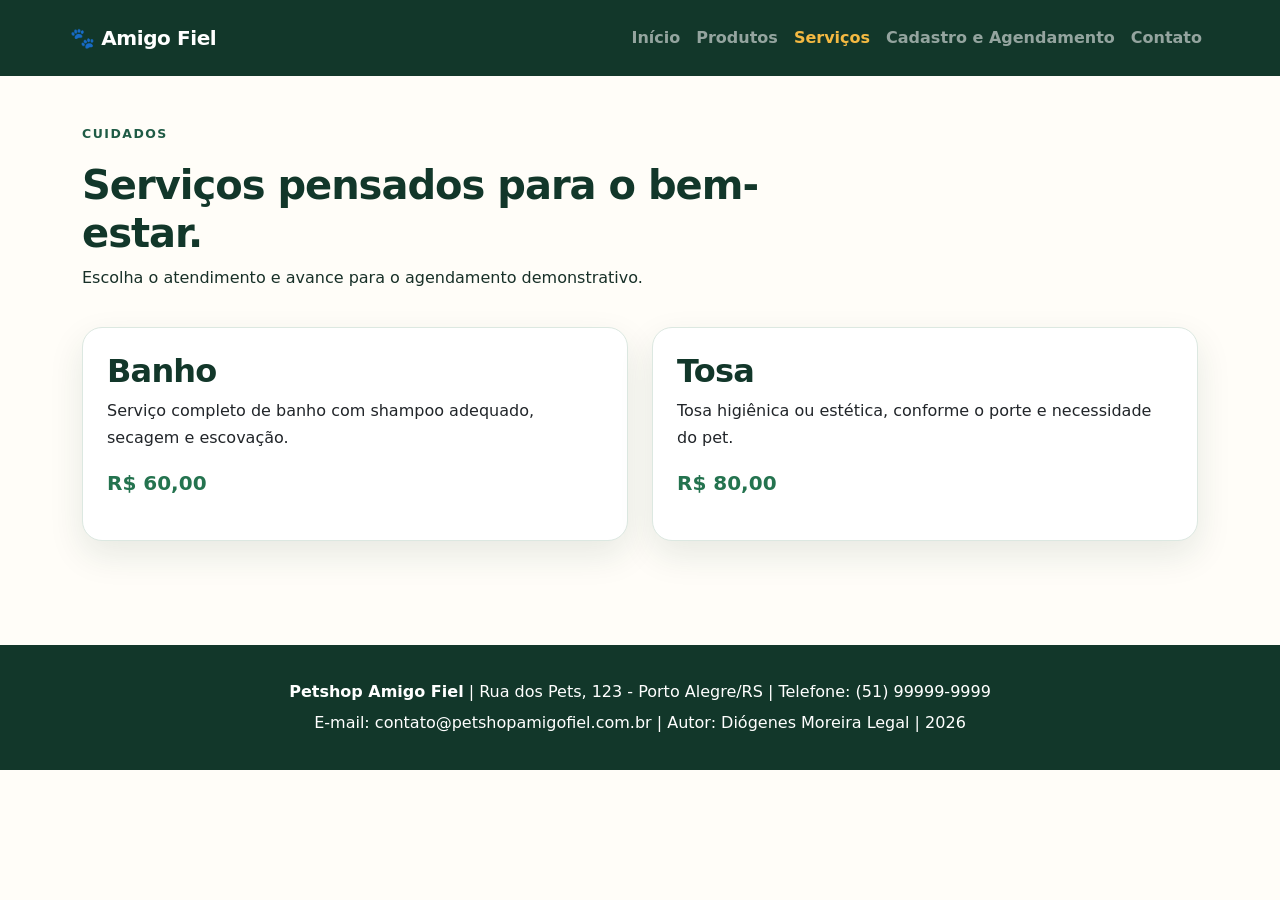
<file: servicos.html>
<!doctype html>
<html lang="pt-br">
  <head>
    <meta charset="UTF-8" />
    <meta name="viewport" content="width=device-width, initial-scale=1.0" />
    <meta name="description" content="Petshop Amigo Fiel — projeto demonstrativo de produtos, serviços e agendamento para pets.">
    <meta name="theme-color" content="#12372a">
    <title>Serviços - Petshop Amigo Fiel</title>
    <link
      href="https://cdn.jsdelivr.net/npm/bootstrap@5.3.3/dist/css/bootstrap.min.css"
      rel="stylesheet"
    />
    <link rel="stylesheet" href="style.css" />
  </head>
  <body>
    <a class="skip-link" href="#conteudo">Pular para o conteúdo</a>
    <header class="site-header text-white">
      <nav class="navbar navbar-expand-lg navbar-dark container">
        <a class="navbar-brand fw-bold" href="index.html"><span aria-hidden="true">🐾</span> Amigo Fiel</a><button
          class="navbar-toggler"
          type="button"
          data-bs-toggle="collapse"
          data-bs-target="#menu"
          aria-label="Abrir menu"
        >
          <span class="navbar-toggler-icon"></span>
        </button>
        <div class="collapse navbar-collapse" id="menu">
          <ul class="navbar-nav ms-auto">
            <li class="nav-item">
              <a class="nav-link" href="index.html">Início</a>
            </li>
            <li class="nav-item">
              <a class="nav-link" href="produtos.html">Produtos</a>
            </li>
            <li class="nav-item">
              <a class="nav-link active" href="servicos.html">Serviços</a>
            </li>
            <li class="nav-item">
              <a class="nav-link" href="cadastro.html"
                >Cadastro e Agendamento</a
              >
            </li>
            <li class="nav-item">
              <a class="nav-link" href="contato.html">Contato</a>
            </li>
          </ul>
        </div>
      </nav>
    </header>
    <main id="conteudo" class="container py-5">
      <div class="page-intro"><p class="eyebrow">Cuidados</p><h1>Serviços pensados para o bem-estar.</h1><p>Escolha o atendimento e avance para o agendamento demonstrativo.</p></div>
      <div class="row g-4">
        <div class="col-md-6">
          <div class="card service-card p-4" tabindex="0">
            <h2>Banho</h2>
            <p>
              Serviço completo de banho com shampoo adequado, secagem e
              escovação.
            </p>
            <p class="price">R$ 60,00</p>
          </div>
        </div>
        <div class="col-md-6">
          <div class="card service-card p-4" tabindex="0">
            <h2>Tosa</h2>
            <p>
              Tosa higiênica ou estética, conforme o porte e necessidade do pet.
            </p>
            <p class="price">R$ 80,00</p>
          </div>
        </div>
      </div>
    </main>
    <footer class="footer">
      <p>
        <strong>Petshop Amigo Fiel</strong> | Rua dos Pets, 123 - Porto
        Alegre/RS | Telefone: (51) 99999-9999
      </p>
      <p>
        E-mail: contato@petshopamigofiel.com.br | Autor: Diógenes Moreira Legal
        | 2026
      </p>
    </footer>
    <script src="https://cdn.jsdelivr.net/npm/bootstrap@5.3.3/dist/js/bootstrap.bundle.min.js"></script>
    <script src="script.js"></script>
  </body>
</html>
</file>
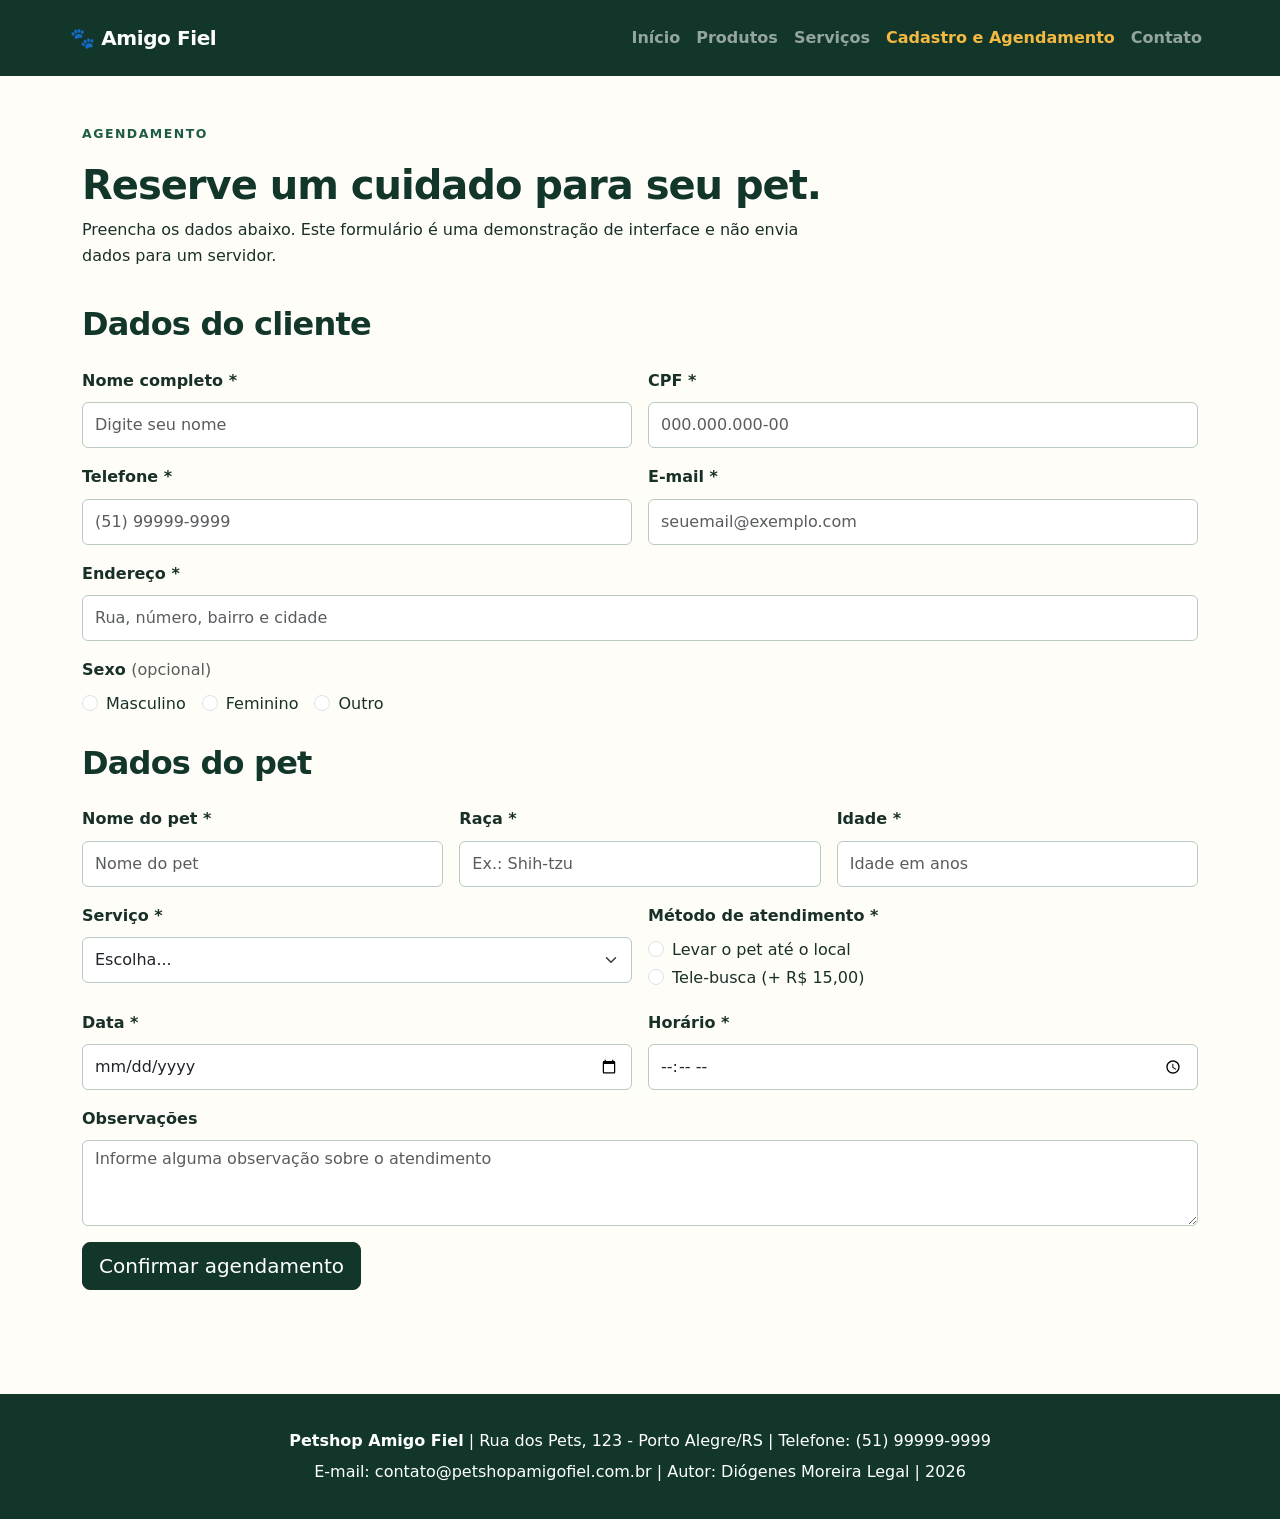
<file: petshop_fase2/petshop_fase2/cadastro.html>
<!doctype html>
<html lang="pt-br">
  <head>
    <meta charset="UTF-8" />
    <meta name="viewport" content="width=device-width, initial-scale=1.0" />
    <meta name="description" content="Petshop Amigo Fiel — projeto demonstrativo de produtos, serviços e agendamento para pets.">
    <meta name="theme-color" content="#12372a">
    <title>Cadastro e Agendamento - Petshop Amigo Fiel</title>
    <link
      href="https://cdn.jsdelivr.net/npm/bootstrap@5.3.3/dist/css/bootstrap.min.css"
      rel="stylesheet"
    />
    <link rel="stylesheet" href="css/style.css" />
  </head>
  <body>
    <a class="skip-link" href="#conteudo">Pular para o conteúdo</a>
    <header class="site-header text-white">
      <nav class="navbar navbar-expand-lg navbar-dark container">
        <a class="navbar-brand fw-bold" href="index.html"><span aria-hidden="true">🐾</span> Amigo Fiel</a><button
          class="navbar-toggler"
          type="button"
          data-bs-toggle="collapse"
          data-bs-target="#menu"
          aria-label="Abrir menu"
        >
          <span class="navbar-toggler-icon"></span>
        </button>
        <div class="collapse navbar-collapse" id="menu">
          <ul class="navbar-nav ms-auto">
            <li class="nav-item">
              <a class="nav-link" href="index.html">Início</a>
            </li>
            <li class="nav-item">
              <a class="nav-link" href="produtos.html">Produtos</a>
            </li>
            <li class="nav-item">
              <a class="nav-link" href="servicos.html">Serviços</a>
            </li>
            <li class="nav-item">
              <a class="nav-link active" href="cadastro.html"
                >Cadastro e Agendamento</a
              >
            </li>
            <li class="nav-item">
              <a class="nav-link" href="contato.html">Contato</a>
            </li>
          </ul>
        </div>
      </nav>
    </header>
    <main id="conteudo" class="container py-5">
      <div class="page-intro"><p class="eyebrow">Agendamento</p><h1>Reserve um cuidado para seu pet.</h1><p>Preencha os dados abaixo. Este formulário é uma demonstração de interface e não envia dados para um servidor.</p></div>
      <form
        id="formAgendamento"
        class="row g-3 needs-validation"
        novalidate
        aria-label="Formulário de cadastro e agendamento"
      >
        <h2>Dados do cliente</h2>
        <div class="col-md-6">
          <label for="nomeCliente" class="form-label">Nome completo *</label
          ><input
            type="text"
            class="form-control"
            id="nomeCliente"
            placeholder="Digite seu nome"
            required
          />
        </div>
        <div class="col-md-6">
          <label for="cpf" class="form-label">CPF *</label
          ><input
            type="text"
            class="form-control"
            id="cpf"
            placeholder="000.000.000-00"
            required
          />
        </div>
        <div class="col-md-6">
          <label for="telefone" class="form-label">Telefone *</label
          ><input
            type="tel"
            class="form-control"
            id="telefone"
            placeholder="(51) 99999-9999"
            required
          />
        </div>
        <div class="col-md-6">
          <label for="email" class="form-label">E-mail *</label
          ><input
            type="email"
            class="form-control"
            id="email"
            placeholder="seuemail@exemplo.com"
            required
          />
        </div>
        <div class="col-12">
          <label for="endereco" class="form-label">Endereço *</label
          ><input
            type="text"
            class="form-control"
            id="endereco"
            placeholder="Rua, número, bairro e cidade"
            required
          />
        </div>
        <fieldset class="col-md-6">
          <legend class="form-label fs-6">Sexo <span class="text-muted fw-normal">(opcional)</span></legend>
          <div class="d-flex flex-wrap gap-3">
            <div class="form-check"><input class="form-check-input" type="radio" name="sexo" id="masculino" value="Masculino" /><label class="form-check-label" for="masculino">Masculino</label></div>
            <div class="form-check"><input class="form-check-input" type="radio" name="sexo" id="feminino" value="Feminino" /><label class="form-check-label" for="feminino">Feminino</label></div>
            <div class="form-check"><input class="form-check-input" type="radio" name="sexo" id="outro" value="Outro" /><label class="form-check-label" for="outro">Outro</label></div>
          </div>
        </fieldset>
        <h2 class="mt-4">Dados do pet</h2>
        <div class="col-md-4">
          <label for="nomePet" class="form-label">Nome do pet *</label
          ><input
            type="text"
            class="form-control"
            id="nomePet"
            placeholder="Nome do pet"
            required
          />
        </div>
        <div class="col-md-4">
          <label for="raca" class="form-label">Raça *</label
          ><input
            type="text"
            class="form-control"
            id="raca"
            placeholder="Ex.: Shih-tzu"
            required
          />
        </div>
        <div class="col-md-4">
          <label for="idade" class="form-label">Idade *</label
          ><input
            type="number"
            class="form-control"
            id="idade"
            min="0"
            max="30"
            placeholder="Idade em anos"
            required
          />
        </div>
        <div class="col-md-6">
          <label for="servico" class="form-label">Serviço *</label
          ><select id="servico" class="form-select" required>
            <option value="">Escolha...</option>
            <option value="Banho">Banho - R$ 60,00</option>
            <option value="Tosa">Tosa - R$ 80,00</option>
          </select>
        </div>
        <fieldset class="col-md-6">
          <legend class="form-label fs-6">Método de atendimento *</legend>
          <div class="form-check">
            <input class="form-check-input" type="radio" id="local" name="metodo" value="Entrega no local" required />
            <label class="form-check-label" for="local">Levar o pet até o local</label>
          </div>
          <div class="form-check">
            <input class="form-check-input" type="radio" id="telebusca" name="metodo" value="Tele-busca" required />
            <label class="form-check-label" for="telebusca">Tele-busca (+ R$ 15,00)</label>
          </div>
        </fieldset>
        <div class="col-md-6">
          <label for="data" class="form-label">Data *</label
          ><input type="date" class="form-control" id="data" required />
        </div>
        <div class="col-md-6">
          <label for="hora" class="form-label">Horário *</label
          ><input type="time" class="form-control" id="hora" required />
        </div>
        <div class="col-12">
          <label for="observacoes" class="form-label">Observações</label
          ><textarea
            id="observacoes"
            class="form-control"
            rows="3"
            placeholder="Informe alguma observação sobre o atendimento"
          ></textarea>
        </div>
        <div class="col-12">
          <button type="submit" class="btn btn-primary btn-lg">
            Confirmar agendamento
          </button>
        </div>
      </form>
      <div
        id="resultadoAgendamento"
        class="alert alert-success mt-4 d-none"
        tabindex="0"
      ></div>
    </main>
    <footer class="footer">
      <p>
        <strong>Petshop Amigo Fiel</strong> | Rua dos Pets, 123 - Porto
        Alegre/RS | Telefone: (51) 99999-9999
      </p>
      <p>
        E-mail: contato@petshopamigofiel.com.br | Autor: Diógenes Moreira Legal
        | 2026
      </p>
    </footer>
    <script src="https://cdn.jsdelivr.net/npm/bootstrap@5.3.3/dist/js/bootstrap.bundle.min.js"></script>
    <script src="js/script.js"></script>
  </body>
</html>
</file>
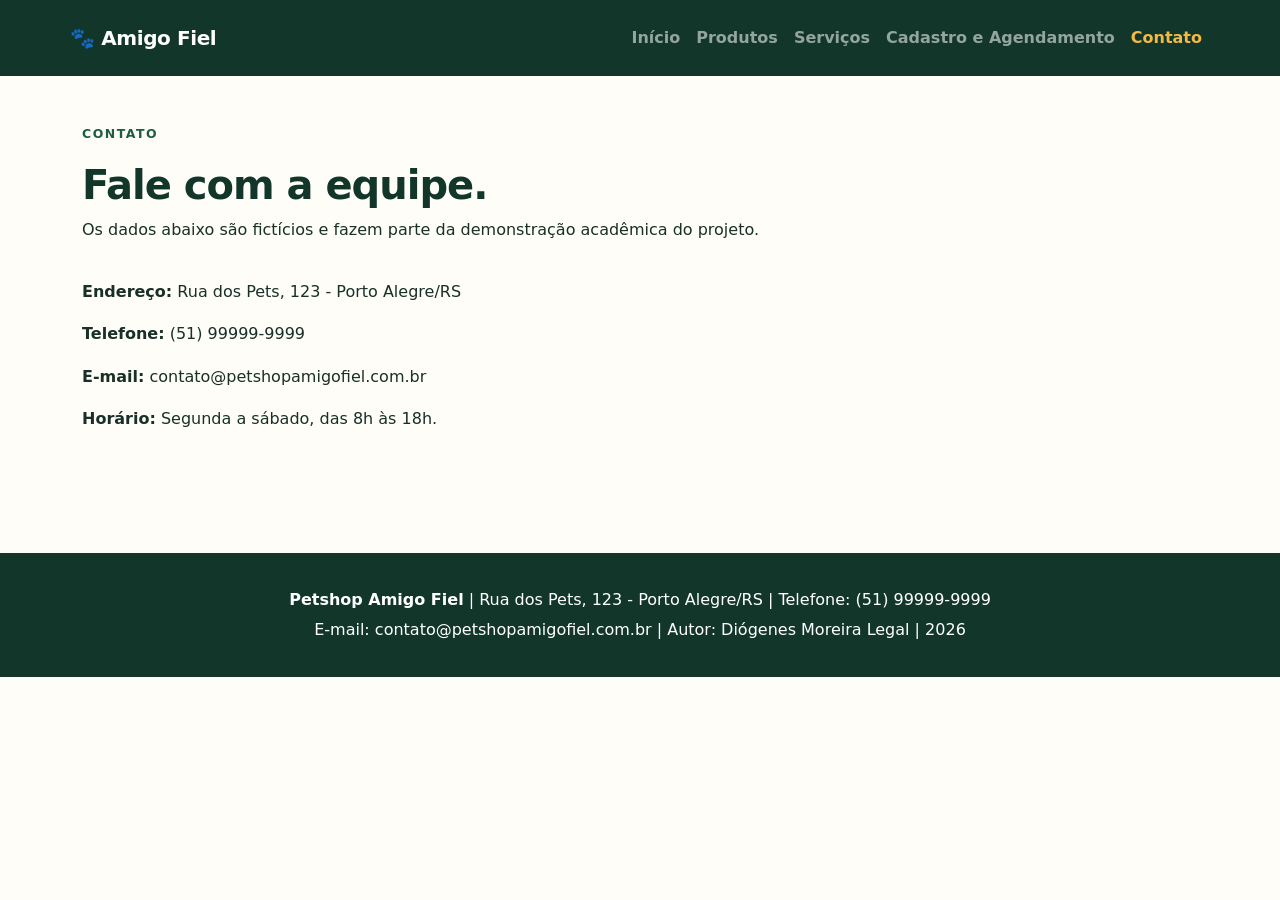
<file: petshop_fase2/petshop_fase2/contato.html>
<!doctype html>
<html lang="pt-br">
  <head>
    <meta charset="UTF-8" />
    <meta name="viewport" content="width=device-width, initial-scale=1.0" />
    <meta name="description" content="Petshop Amigo Fiel — projeto demonstrativo de produtos, serviços e agendamento para pets.">
    <meta name="theme-color" content="#12372a">
    <title>Contato - Petshop Amigo Fiel</title>
    <link
      href="https://cdn.jsdelivr.net/npm/bootstrap@5.3.3/dist/css/bootstrap.min.css"
      rel="stylesheet"
    />
    <link rel="stylesheet" href="css/style.css" />
  </head>
  <body>
    <a class="skip-link" href="#conteudo">Pular para o conteúdo</a>
    <header class="site-header text-white">
      <nav class="navbar navbar-expand-lg navbar-dark container">
        <a class="navbar-brand fw-bold" href="index.html"><span aria-hidden="true">🐾</span> Amigo Fiel</a><button
          class="navbar-toggler"
          type="button"
          data-bs-toggle="collapse"
          data-bs-target="#menu"
          aria-label="Abrir menu"
        >
          <span class="navbar-toggler-icon"></span>
        </button>
        <div class="collapse navbar-collapse" id="menu">
          <ul class="navbar-nav ms-auto">
            <li class="nav-item">
              <a class="nav-link" href="index.html">Início</a>
            </li>
            <li class="nav-item">
              <a class="nav-link" href="produtos.html">Produtos</a>
            </li>
            <li class="nav-item">
              <a class="nav-link" href="servicos.html">Serviços</a>
            </li>
            <li class="nav-item">
              <a class="nav-link" href="cadastro.html"
                >Cadastro e Agendamento</a
              >
            </li>
            <li class="nav-item">
              <a class="nav-link active" href="contato.html">Contato</a>
            </li>
          </ul>
        </div>
      </nav>
    </header>
    <main id="conteudo" class="container py-5">
      <div class="page-intro"><p class="eyebrow">Contato</p><h1>Fale com a equipe.</h1><p>Os dados abaixo são fictícios e fazem parte da demonstração acadêmica do projeto.</p></div>
      <p><strong>Endereço:</strong> Rua dos Pets, 123 - Porto Alegre/RS</p>
      <p><strong>Telefone:</strong> (51) 99999-9999</p>
      <p><strong>E-mail:</strong> contato@petshopamigofiel.com.br</p>
      <p><strong>Horário:</strong> Segunda a sábado, das 8h às 18h.</p>
    </main>
    <footer class="footer">
      <p>
        <strong>Petshop Amigo Fiel</strong> | Rua dos Pets, 123 - Porto
        Alegre/RS | Telefone: (51) 99999-9999
      </p>
      <p>
        E-mail: contato@petshopamigofiel.com.br | Autor: Diógenes Moreira Legal
        | 2026
      </p>
    </footer>
    <script src="https://cdn.jsdelivr.net/npm/bootstrap@5.3.3/dist/js/bootstrap.bundle.min.js"></script>
    <script src="js/script.js"></script>
  </body>
</html>
</file>
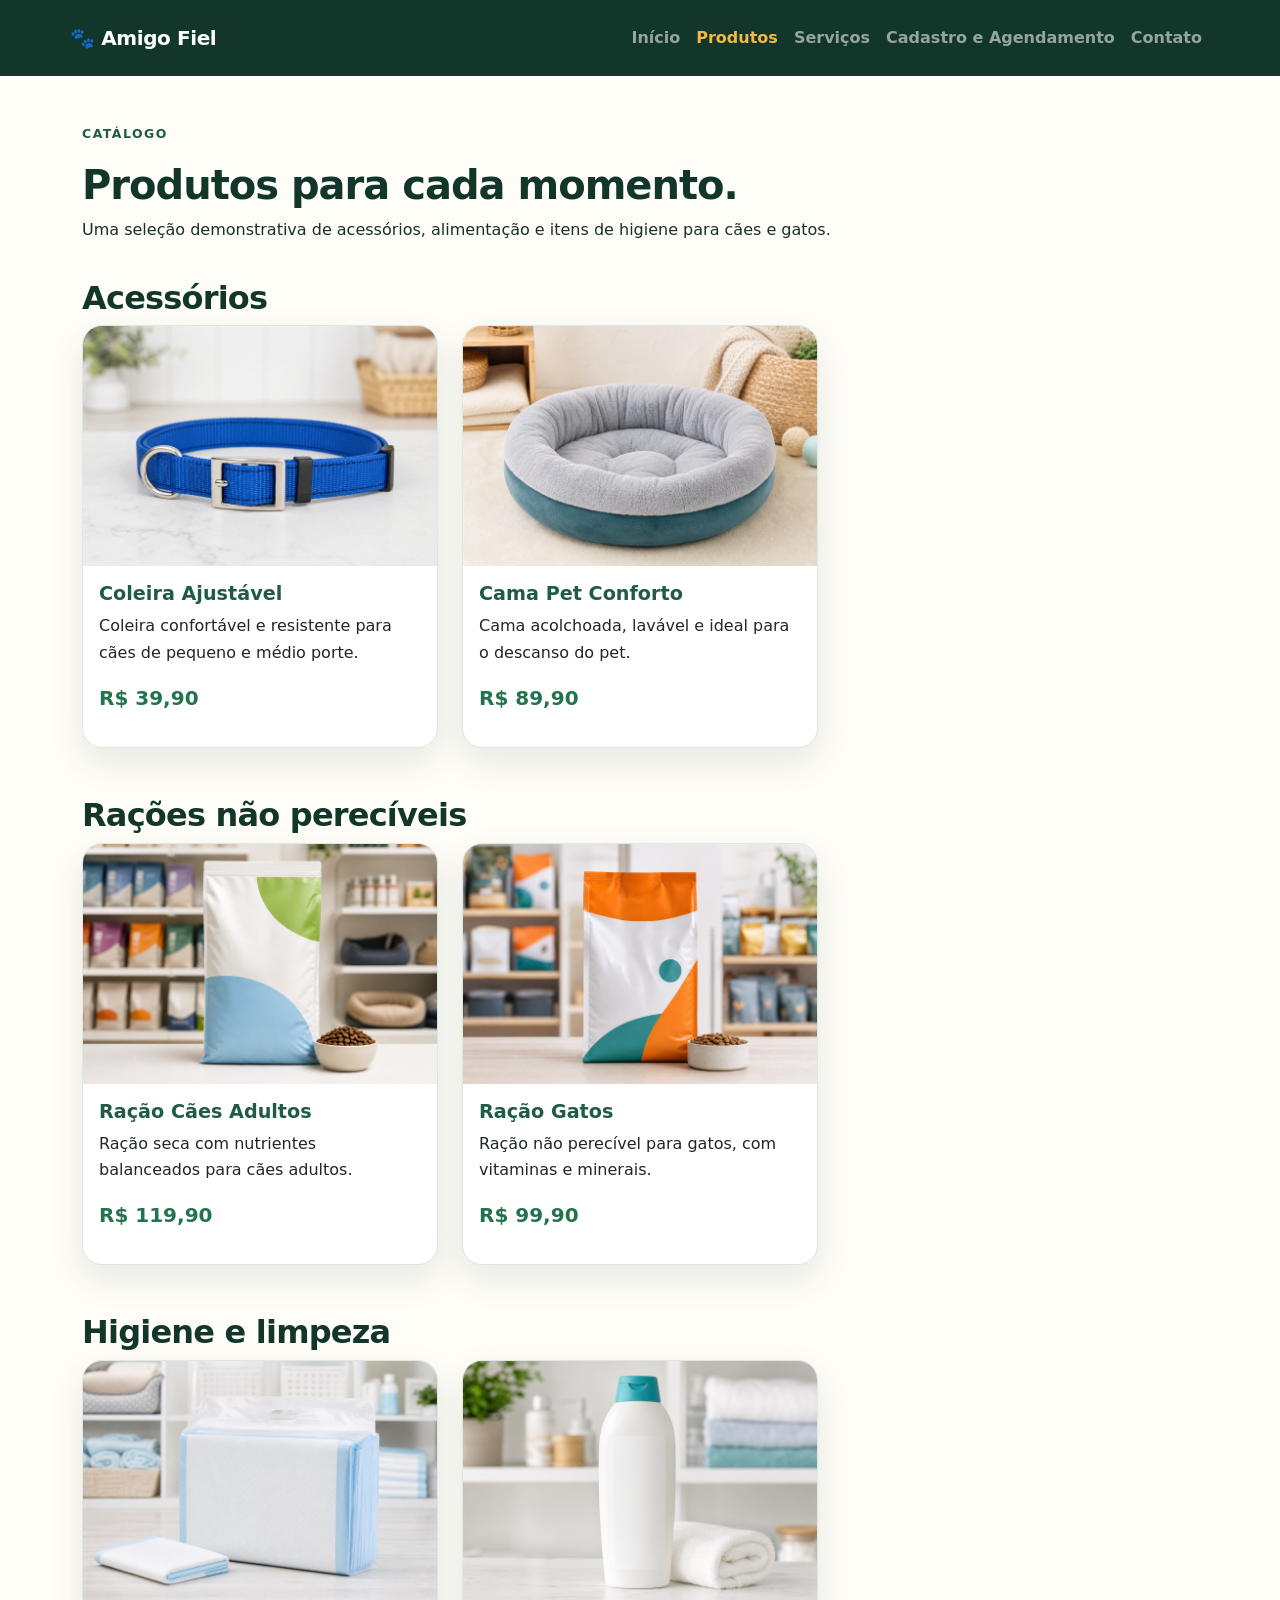
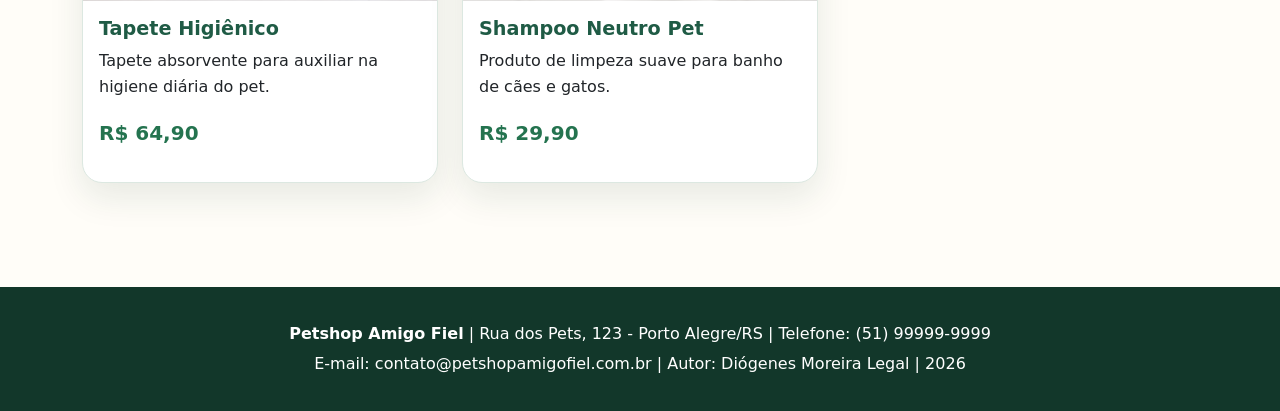
<file: petshop_fase2/petshop_fase2/produtos.html>
<!DOCTYPE html>
<html lang="pt-br">
<head>
  <meta charset="UTF-8">
  <meta name="viewport" content="width=device-width, initial-scale=1.0">
    <meta name="description" content="Petshop Amigo Fiel — projeto demonstrativo de produtos, serviços e agendamento para pets.">
    <meta name="theme-color" content="#12372a">
  <title>Produtos - Petshop Amigo Fiel</title>
  <link href="https://cdn.jsdelivr.net/npm/bootstrap@5.3.3/dist/css/bootstrap.min.css" rel="stylesheet">
  <link rel="stylesheet" href="css/style.css">
</head>
<body>
    <a class="skip-link" href="#conteudo">Pular para o conteúdo</a>
  <header class="site-header text-white">
    <nav class="navbar navbar-expand-lg navbar-dark container">
      <a class="navbar-brand fw-bold" href="index.html"><span aria-hidden="true">🐾</span> Amigo Fiel</a>
      <button class="navbar-toggler" type="button" data-bs-toggle="collapse" data-bs-target="#menu" aria-label="Abrir menu">
        <span class="navbar-toggler-icon"></span>
      </button>
      <div class="collapse navbar-collapse" id="menu">
        <ul class="navbar-nav ms-auto">
          <li class="nav-item"><a class="nav-link" href="index.html">Início</a></li>
          <li class="nav-item"><a class="nav-link active" href="produtos.html">Produtos</a></li>
          <li class="nav-item"><a class="nav-link" href="servicos.html">Serviços</a></li>
          <li class="nav-item"><a class="nav-link" href="cadastro.html">Cadastro e Agendamento</a></li>
          <li class="nav-item"><a class="nav-link" href="contato.html">Contato</a></li>
        </ul>
      </div>
    </nav>
  </header>

  <main id="conteudo" class="container py-5">
    <div class="page-intro"><p class="eyebrow">Catálogo</p><h1>Produtos para cada momento.</h1><p>Uma seleção demonstrativa de acessórios, alimentação e itens de higiene para cães e gatos.</p></div>

    <section>
      <h2>Acessórios</h2>
      <div class="row g-4">
        <div class="col-md-6 col-lg-4">
          <div class="card product-card h-100">
            <img src="img/prod-coleira-foto.png" class="card-img-top" alt="Foto de coleira ajustável azul para cachorro">
            <div class="card-body">
              <h3>Coleira Ajustável</h3>
              <p>Coleira confortável e resistente para cães de pequeno e médio porte.</p>
              <p class="price">R$ 39,90</p>
            </div>
          </div>
        </div>
        <div class="col-md-6 col-lg-4">
          <div class="card product-card h-100">
            <img src="img/prod-cama-foto.png" class="card-img-top" alt="Foto de cama macia para cachorro ou gato">
            <div class="card-body">
              <h3>Cama Pet Conforto</h3>
              <p>Cama acolchoada, lavável e ideal para o descanso do pet.</p>
              <p class="price">R$ 89,90</p>
            </div>
          </div>
        </div>
      </div>
    </section>

    <section class="mt-5">
      <h2>Rações não perecíveis</h2>
      <div class="row g-4">
        <div class="col-md-6 col-lg-4">
          <div class="card product-card h-100">
            <img src="img/prod-racao-caes-foto.png" class="card-img-top" alt="Foto de pacote de ração seca para cães adultos">
            <div class="card-body">
              <h3>Ração Cães Adultos</h3>
              <p>Ração seca com nutrientes balanceados para cães adultos.</p>
              <p class="price">R$ 119,90</p>
            </div>
          </div>
        </div>
        <div class="col-md-6 col-lg-4">
          <div class="card product-card h-100">
            <img src="img/prod-racao-gatos-foto.png" class="card-img-top" alt="Foto de pacote de ração seca para gatos">
            <div class="card-body">
              <h3>Ração Gatos</h3>
              <p>Ração não perecível para gatos, com vitaminas e minerais.</p>
              <p class="price">R$ 99,90</p>
            </div>
          </div>
        </div>
      </div>
    </section>

    <section class="mt-5">
      <h2>Higiene e limpeza</h2>
      <div class="row g-4">
        <div class="col-md-6 col-lg-4">
          <div class="card product-card h-100">
            <img src="img/prod-tapete-foto.png" class="card-img-top" alt="Foto de pacote de tapete higiênico para cães">
            <div class="card-body">
              <h3>Tapete Higiênico</h3>
              <p>Tapete absorvente para auxiliar na higiene diária do pet.</p>
              <p class="price">R$ 64,90</p>
            </div>
          </div>
        </div>
        <div class="col-md-6 col-lg-4">
          <div class="card product-card h-100">
            <img src="img/prod-shampoo-foto.png" class="card-img-top" alt="Foto de frasco de shampoo neutro para pets">
            <div class="card-body">
              <h3>Shampoo Neutro Pet</h3>
              <p>Produto de limpeza suave para banho de cães e gatos.</p>
              <p class="price">R$ 29,90</p>
            </div>
          </div>
        </div>
      </div>
    </section>
  </main>

  <footer class="footer">
    <p><strong>Petshop Amigo Fiel</strong> | Rua dos Pets, 123 - Porto Alegre/RS | Telefone: (51) 99999-9999</p>
    <p>E-mail: contato@petshopamigofiel.com.br | Autor: Diógenes Moreira Legal | 2026</p>
  </footer>

  <script src="https://cdn.jsdelivr.net/npm/bootstrap@5.3.3/dist/js/bootstrap.bundle.min.js"></script>
  <script src="js/script.js"></script>
</body>
</html>
</file>
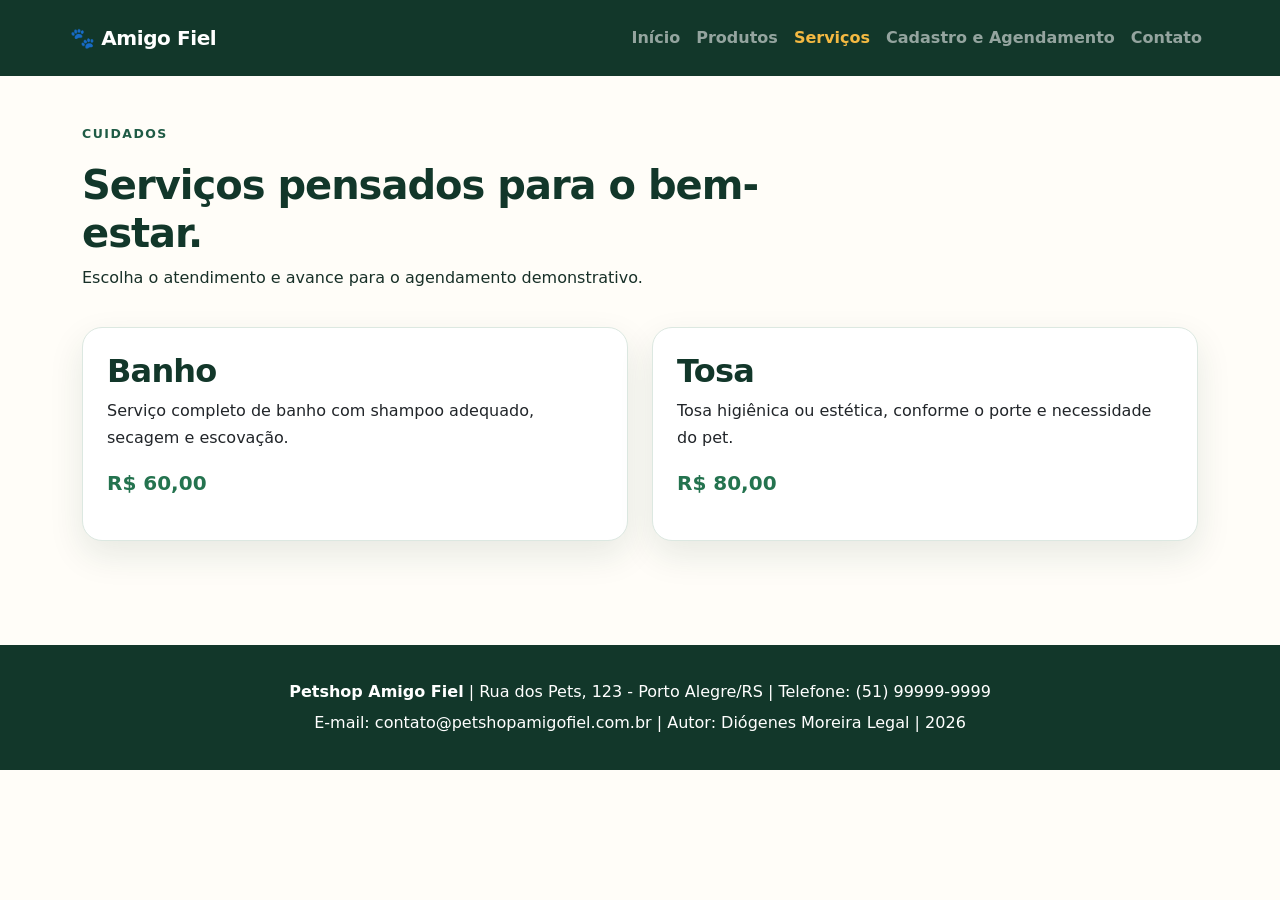
<file: petshop_fase2/petshop_fase2/servicos.html>
<!doctype html>
<html lang="pt-br">
  <head>
    <meta charset="UTF-8" />
    <meta name="viewport" content="width=device-width, initial-scale=1.0" />
    <meta name="description" content="Petshop Amigo Fiel — projeto demonstrativo de produtos, serviços e agendamento para pets.">
    <meta name="theme-color" content="#12372a">
    <title>Serviços - Petshop Amigo Fiel</title>
    <link
      href="https://cdn.jsdelivr.net/npm/bootstrap@5.3.3/dist/css/bootstrap.min.css"
      rel="stylesheet"
    />
    <link rel="stylesheet" href="css/style.css" />
  </head>
  <body>
    <a class="skip-link" href="#conteudo">Pular para o conteúdo</a>
    <header class="site-header text-white">
      <nav class="navbar navbar-expand-lg navbar-dark container">
        <a class="navbar-brand fw-bold" href="index.html"><span aria-hidden="true">🐾</span> Amigo Fiel</a><button
          class="navbar-toggler"
          type="button"
          data-bs-toggle="collapse"
          data-bs-target="#menu"
          aria-label="Abrir menu"
        >
          <span class="navbar-toggler-icon"></span>
        </button>
        <div class="collapse navbar-collapse" id="menu">
          <ul class="navbar-nav ms-auto">
            <li class="nav-item">
              <a class="nav-link" href="index.html">Início</a>
            </li>
            <li class="nav-item">
              <a class="nav-link" href="produtos.html">Produtos</a>
            </li>
            <li class="nav-item">
              <a class="nav-link active" href="servicos.html">Serviços</a>
            </li>
            <li class="nav-item">
              <a class="nav-link" href="cadastro.html"
                >Cadastro e Agendamento</a
              >
            </li>
            <li class="nav-item">
              <a class="nav-link" href="contato.html">Contato</a>
            </li>
          </ul>
        </div>
      </nav>
    </header>
    <main id="conteudo" class="container py-5">
      <div class="page-intro"><p class="eyebrow">Cuidados</p><h1>Serviços pensados para o bem-estar.</h1><p>Escolha o atendimento e avance para o agendamento demonstrativo.</p></div>
      <div class="row g-4">
        <div class="col-md-6">
          <div class="card service-card p-4" tabindex="0">
            <h2>Banho</h2>
            <p>
              Serviço completo de banho com shampoo adequado, secagem e
              escovação.
            </p>
            <p class="price">R$ 60,00</p>
          </div>
        </div>
        <div class="col-md-6">
          <div class="card service-card p-4" tabindex="0">
            <h2>Tosa</h2>
            <p>
              Tosa higiênica ou estética, conforme o porte e necessidade do pet.
            </p>
            <p class="price">R$ 80,00</p>
          </div>
        </div>
      </div>
    </main>
    <footer class="footer">
      <p>
        <strong>Petshop Amigo Fiel</strong> | Rua dos Pets, 123 - Porto
        Alegre/RS | Telefone: (51) 99999-9999
      </p>
      <p>
        E-mail: contato@petshopamigofiel.com.br | Autor: Diógenes Moreira Legal
        | 2026
      </p>
    </footer>
    <script src="https://cdn.jsdelivr.net/npm/bootstrap@5.3.3/dist/js/bootstrap.bundle.min.js"></script>
    <script src="js/script.js"></script>
  </body>
</html>
</file>
<file: style.css>
:root {
  --brand: #12372a;
  --brand-2: #1f5b45;
  --accent: #f4b942;
  --paper: #fffdf8;
  --surface: #ffffff;
  --soft: #edf5f0;
  --ink: #183028;
  --muted: #61736c;
  --line: #dce8e1;
  --shadow: 0 14px 35px rgba(18,55,42,.10);
}
* { box-sizing: border-box; }
html { scroll-behavior: smooth; }
body { font-family: system-ui,-apple-system,BlinkMacSystemFont,"Segoe UI",sans-serif; background: var(--paper); color: var(--ink); line-height: 1.65; }
.skip-link { position:absolute; left:-9999px; top:8px; z-index:9999; padding:10px 14px; background:#fff; color:var(--brand); }
.skip-link:focus { left:8px; }
.site-header, header.bg-primary { background: var(--brand) !important; }
.navbar { min-height: 76px; }
.navbar-brand { letter-spacing:-.02em; font-size:1.25rem; }
.navbar-brand span { color:var(--accent); }
.nav-link { font-weight:600; }
.navbar-dark .navbar-nav .nav-link.active { color:var(--accent); }
.carousel-item img { height: min(58vw, 520px); min-height: 340px; object-fit: cover; filter:saturate(.9); }
.carousel-caption { max-width:680px; margin:auto; background:rgba(9,35,27,.78); border-radius:20px; padding:24px 30px; backdrop-filter:blur(6px); }
.carousel-caption h1 { color:#fff; }
.intro-strip { padding:72px 0; background:var(--soft); border-bottom:1px solid var(--line); }
.intro-strip h2 { max-width:820px; font-size:clamp(2rem,5vw,4rem); line-height:1.05; letter-spacing:-.05em; color:var(--brand); }
.eyebrow { color:var(--brand-2); font-size:.78rem; font-weight:800; letter-spacing:.12em; text-transform:uppercase; }
.hero-actions { display:flex; flex-wrap:wrap; gap:12px; margin-top:28px; }
h1,h2 { color:var(--brand); font-weight:800; letter-spacing:-.025em; }
h3 { font-size:1.2rem; color:var(--brand-2); font-weight:750; }
.btn-primary { --bs-btn-bg:var(--brand); --bs-btn-border-color:var(--brand); --bs-btn-hover-bg:var(--brand-2); --bs-btn-hover-border-color:var(--brand-2); }
.btn-outline-primary { --bs-btn-color:var(--brand); --bs-btn-border-color:var(--brand); --bs-btn-hover-bg:var(--brand); --bs-btn-hover-border-color:var(--brand); }
.card { border:1px solid var(--line); box-shadow:var(--shadow); border-radius:20px; overflow:hidden; background:var(--surface); }
.product-card img { height:240px; object-fit:cover; background:var(--soft); }
.product-card,.service-card,.highlight-card { transition:transform .2s ease,box-shadow .2s ease; }
.product-card:hover,.service-card:hover,.service-card:focus-within,.highlight-card:hover { transform:translateY(-4px); box-shadow:0 18px 38px rgba(18,55,42,.16); }
.price { font-size:1.25rem; font-weight:800; color:#24734f; }
.form-label { font-weight:700; }
.form-control,.form-select { border-color:#b9cbc2; min-height:46px; }
.form-control:focus,.form-select:focus { border-color:var(--brand-2); box-shadow:0 0 0 .2rem rgba(31,91,69,.16); }
:focus-visible { outline:3px solid var(--accent) !important; outline-offset:3px; }
.footer { background:var(--brand); color:#fff; text-align:center; padding:30px 16px; margin-top:56px; }
.footer p { margin:4px 0; }
.home-info { background:transparent; }
.info-box { background:var(--soft); border-left:5px solid var(--brand-2); border-radius:16px; height:100%; padding:20px; }
.info-box h3,.highlight-card h3 { margin-top:0; }
.price-card { border-top:6px solid var(--accent); }
.price-card .table { margin-bottom:20px; }
.page-intro { max-width:760px; margin-bottom:36px; }
.form-section { background:#fff; border:1px solid var(--line); border-radius:20px; padding:24px; margin-bottom:20px; }
@media (max-width:768px) {
 .carousel-item img { height:300px; min-height:300px; }
 .carousel-caption { position:static; border-radius:0; padding:24px 18px; }
 .intro-strip { padding:48px 0; }
 .hero-actions { flex-direction:column; align-items:stretch; }
 .hero-actions .btn { width:100%; }
}
@media (prefers-reduced-motion:reduce) { html{scroll-behavior:auto} *{transition:none!important;animation:none!important} }
</file>
<file: petshop_fase2/petshop_fase2/css/style.css>
:root {
  --brand: #12372a;
  --brand-2: #1f5b45;
  --accent: #f4b942;
  --paper: #fffdf8;
  --surface: #ffffff;
  --soft: #edf5f0;
  --ink: #183028;
  --muted: #61736c;
  --line: #dce8e1;
  --shadow: 0 14px 35px rgba(18,55,42,.10);
}
* { box-sizing: border-box; }
html { scroll-behavior: smooth; }
body { font-family: system-ui,-apple-system,BlinkMacSystemFont,"Segoe UI",sans-serif; background: var(--paper); color: var(--ink); line-height: 1.65; }
.skip-link { position:absolute; left:-9999px; top:8px; z-index:9999; padding:10px 14px; background:#fff; color:var(--brand); }
.skip-link:focus { left:8px; }
.site-header, header.bg-primary { background: var(--brand) !important; }
.navbar { min-height: 76px; }
.navbar-brand { letter-spacing:-.02em; font-size:1.25rem; }
.navbar-brand span { color:var(--accent); }
.nav-link { font-weight:600; }
.navbar-dark .navbar-nav .nav-link.active { color:var(--accent); }
.carousel-item img { height: min(58vw, 520px); min-height: 340px; object-fit: cover; filter:saturate(.9); }
.carousel-caption { max-width:680px; margin:auto; background:rgba(9,35,27,.78); border-radius:20px; padding:24px 30px; backdrop-filter:blur(6px); }
.carousel-caption h1 { color:#fff; }
.intro-strip { padding:72px 0; background:var(--soft); border-bottom:1px solid var(--line); }
.intro-strip h2 { max-width:820px; font-size:clamp(2rem,5vw,4rem); line-height:1.05; letter-spacing:-.05em; color:var(--brand); }
.eyebrow { color:var(--brand-2); font-size:.78rem; font-weight:800; letter-spacing:.12em; text-transform:uppercase; }
.hero-actions { display:flex; flex-wrap:wrap; gap:12px; margin-top:28px; }
h1,h2 { color:var(--brand); font-weight:800; letter-spacing:-.025em; }
h3 { font-size:1.2rem; color:var(--brand-2); font-weight:750; }
.btn-primary { --bs-btn-bg:var(--brand); --bs-btn-border-color:var(--brand); --bs-btn-hover-bg:var(--brand-2); --bs-btn-hover-border-color:var(--brand-2); }
.btn-outline-primary { --bs-btn-color:var(--brand); --bs-btn-border-color:var(--brand); --bs-btn-hover-bg:var(--brand); --bs-btn-hover-border-color:var(--brand); }
.card { border:1px solid var(--line); box-shadow:var(--shadow); border-radius:20px; overflow:hidden; background:var(--surface); }
.product-card img { height:240px; object-fit:cover; background:var(--soft); }
.product-card,.service-card,.highlight-card { transition:transform .2s ease,box-shadow .2s ease; }
.product-card:hover,.service-card:hover,.service-card:focus-within,.highlight-card:hover { transform:translateY(-4px); box-shadow:0 18px 38px rgba(18,55,42,.16); }
.price { font-size:1.25rem; font-weight:800; color:#24734f; }
.form-label { font-weight:700; }
.form-control,.form-select { border-color:#b9cbc2; min-height:46px; }
.form-control:focus,.form-select:focus { border-color:var(--brand-2); box-shadow:0 0 0 .2rem rgba(31,91,69,.16); }
:focus-visible { outline:3px solid var(--accent) !important; outline-offset:3px; }
.footer { background:var(--brand); color:#fff; text-align:center; padding:30px 16px; margin-top:56px; }
.footer p { margin:4px 0; }
.home-info { background:transparent; }
.info-box { background:var(--soft); border-left:5px solid var(--brand-2); border-radius:16px; height:100%; padding:20px; }
.info-box h3,.highlight-card h3 { margin-top:0; }
.price-card { border-top:6px solid var(--accent); }
.price-card .table { margin-bottom:20px; }
.page-intro { max-width:760px; margin-bottom:36px; }
.form-section { background:#fff; border:1px solid var(--line); border-radius:20px; padding:24px; margin-bottom:20px; }
@media (max-width:768px) {
 .carousel-item img { height:300px; min-height:300px; }
 .carousel-caption { position:static; border-radius:0; padding:24px 18px; }
 .intro-strip { padding:48px 0; }
 .hero-actions { flex-direction:column; align-items:stretch; }
 .hero-actions .btn { width:100%; }
}
@media (prefers-reduced-motion:reduce) { html{scroll-behavior:auto} *{transition:none!important;animation:none!important} }
</file>
